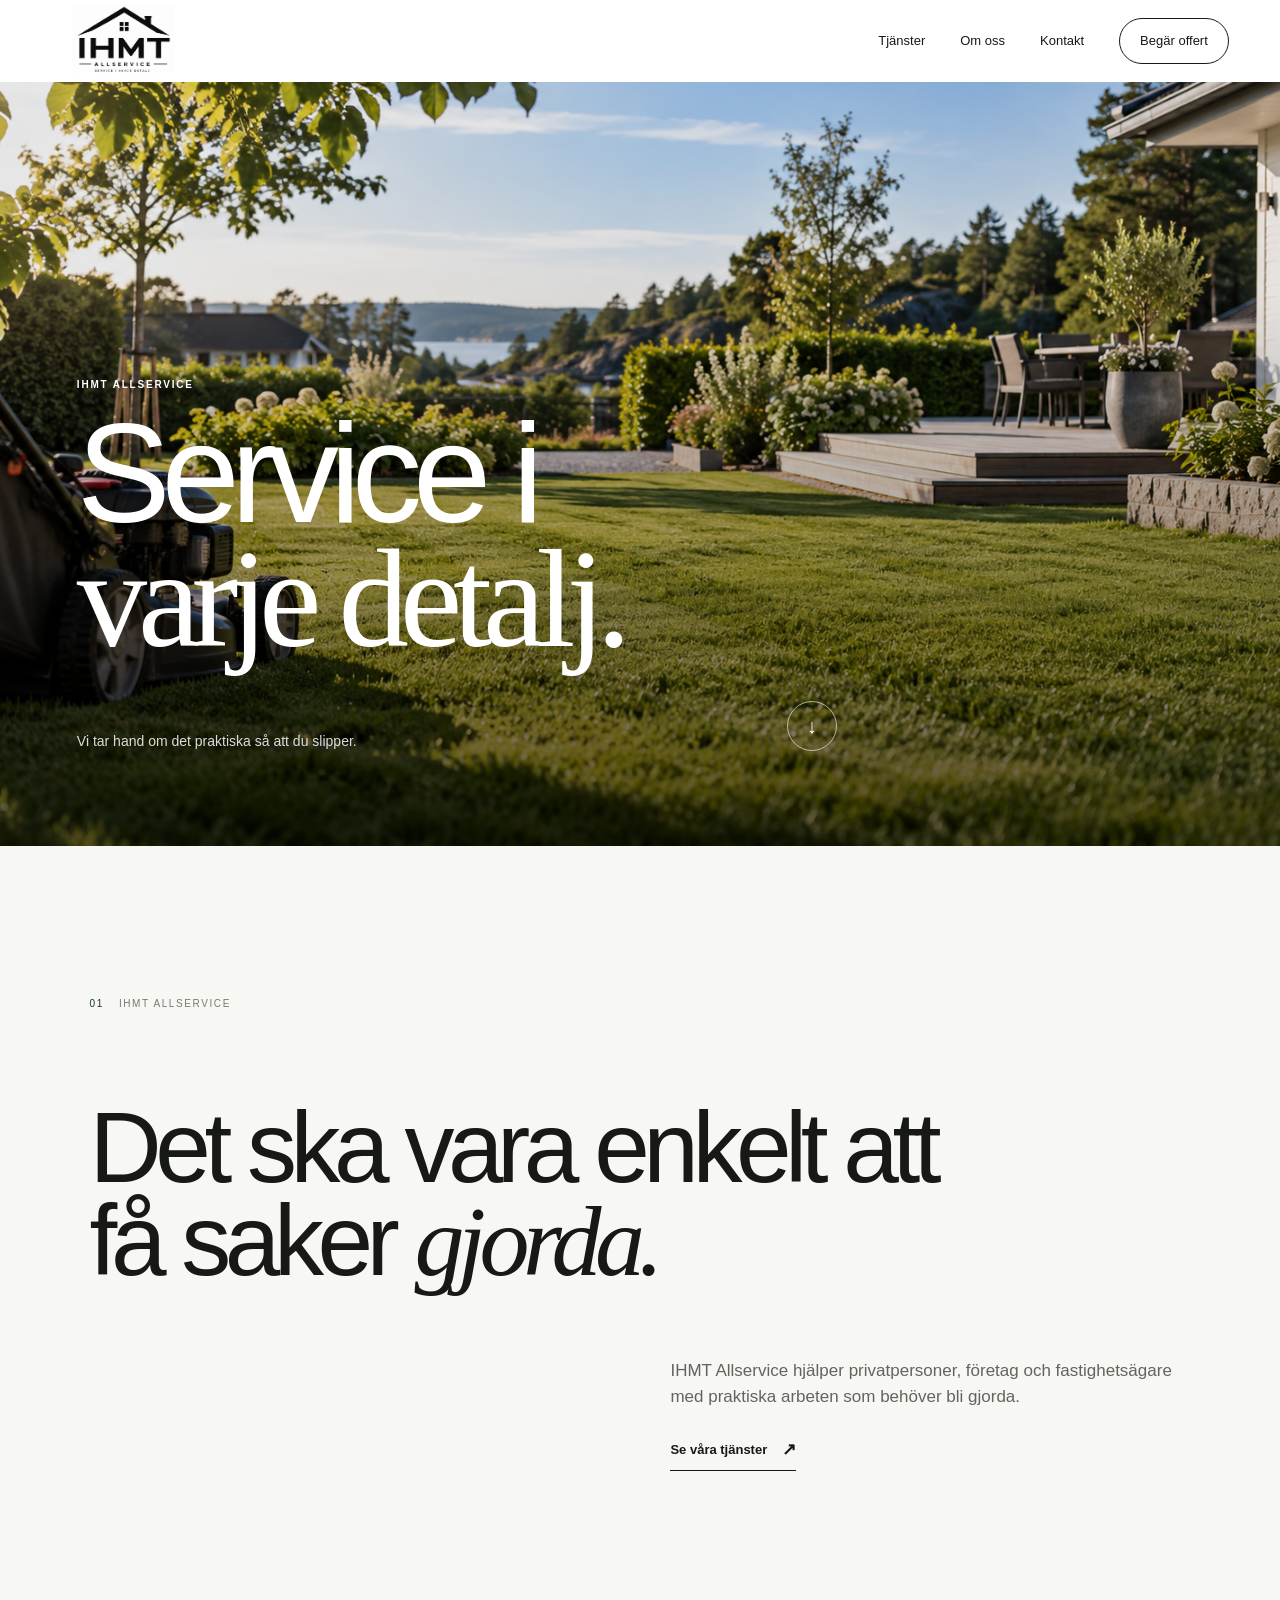
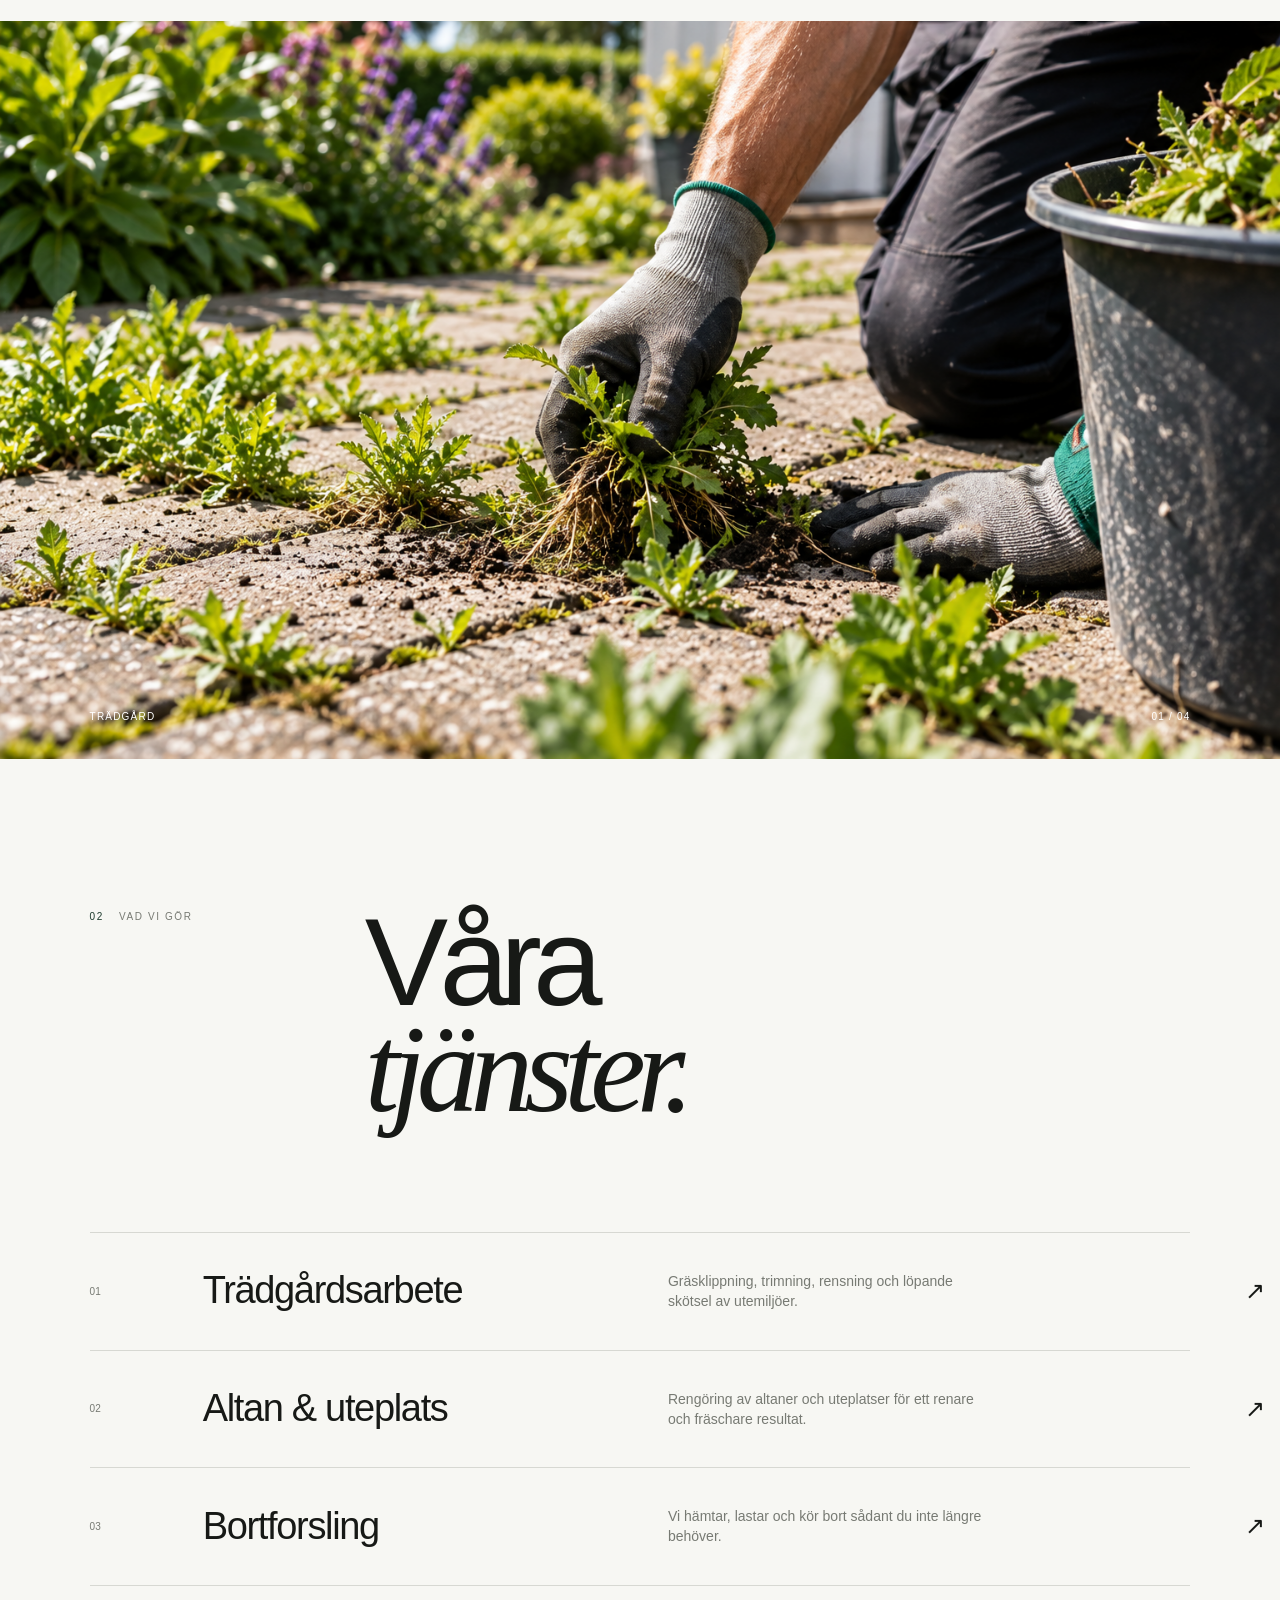
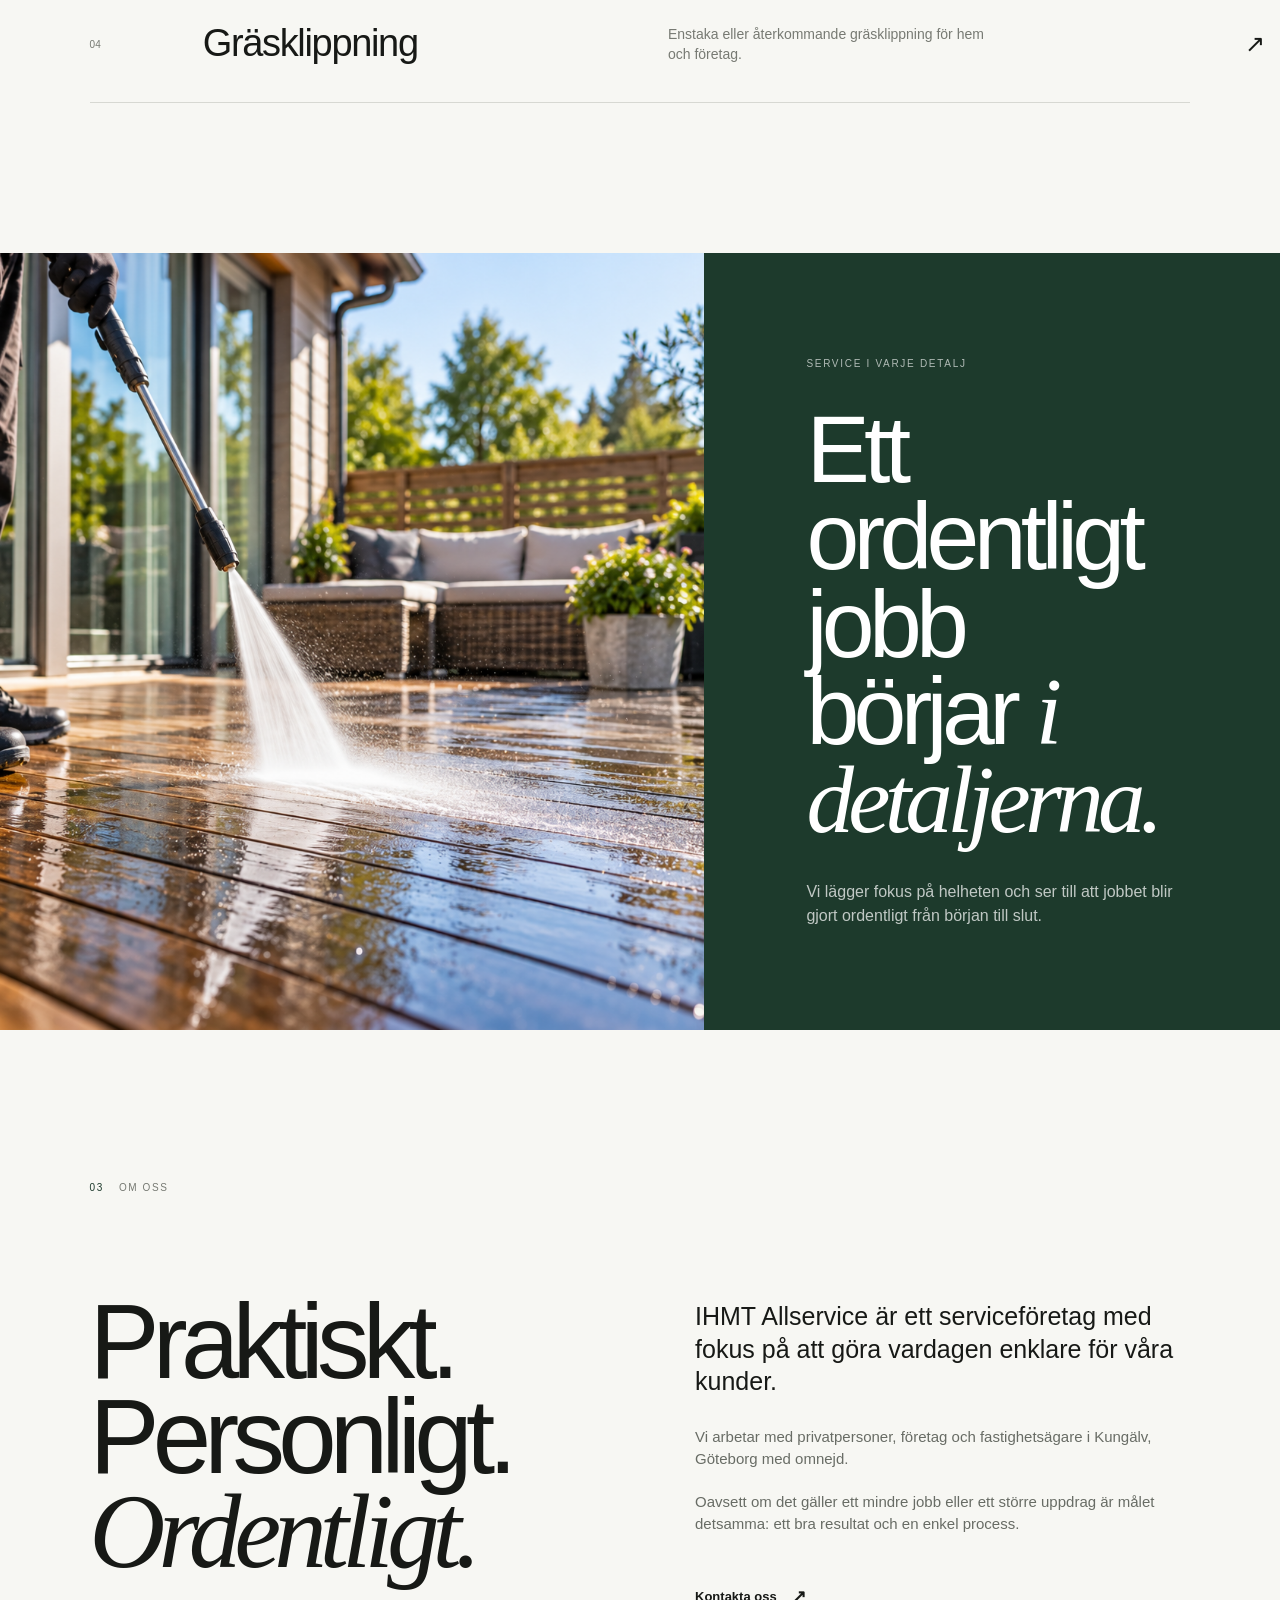
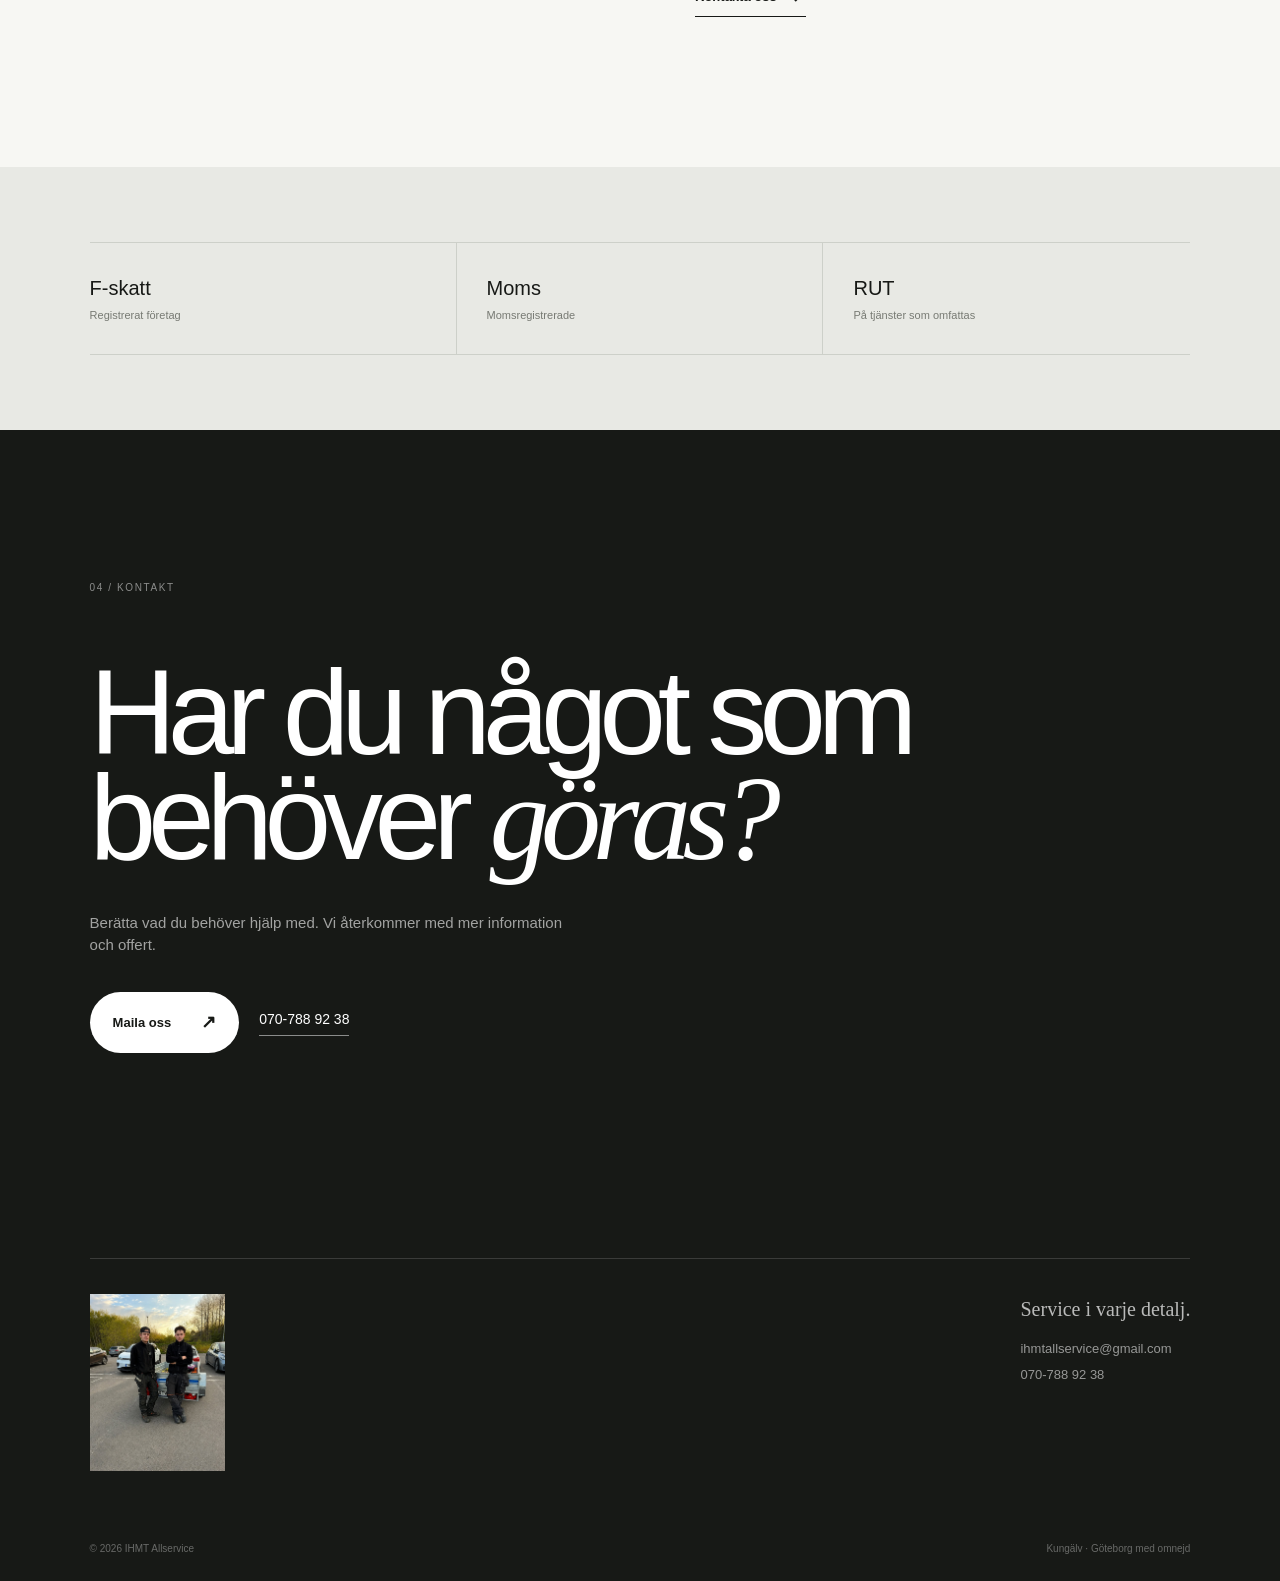
<file: index.html>
<!DOCTYPE html>
<html lang="sv">
<head>
    <meta charset="UTF-8">
    <meta name="viewport" content="width=device-width, initial-scale=1.0">

    <title>IHMT Allservice – Service i varje detalj</title>

    <meta
        name="description"
        content="IHMT Allservice – service i varje detalj. Trädgårdsarbete, rengöring, bortforsling och praktiska tjänster i Kungälv och Göteborg med omnejd."
    >

    <link rel="stylesheet" href="styles.css">
</head>

<body>

<header class="header" id="header">

    <div class="header-inner">

        <a href="#start" class="logo">
            <img src="bilder/header-logo.png" alt="IHMT Allservice">
        </a>

        <nav class="nav">

            <a href="#tjanster">Tjänster</a>
            <a href="#om-oss">Om oss</a>
            <a href="#kontakt">Kontakt</a>

            <a href="#kontakt" class="nav-cta">
                Begär offert
            </a>

        </nav>

        <button class="menu-toggle" id="menuToggle">
            <span></span>
            <span></span>
        </button>

    </div>

    <div class="mobile-nav" id="mobileNav">

        <a href="#start">Start</a>
        <a href="#tjanster">Tjänster</a>
        <a href="#om-oss">Om oss</a>
        <a href="#kontakt">Kontakt</a>

    </div>

</header>


<main id="start">

    <!-- HERO -->

    <section class="hero">

        <div class="hero-media">

            <img
                src="bilder/hero.jpg"
                alt="IHMT Allservice"
            >

        </div>

        <div class="hero-shade"></div>

        <div class="hero-content">

            <div class="eyebrow">
                IHMT ALLSERVICE
            </div>

            <h1>
                Service i<br>
                <span>varje detalj.</span>
            </h1>

            <div class="hero-bottom">

                <p>
                    Vi tar hand om det praktiska
                    så att du slipper.
                </p>

                <a href="#kontakt" class="circle-link">
                    <span>↓</span>
                </a>

            </div>

        </div>

    </section>


    <!-- INTRO -->

    <section class="intro">

        <div class="intro-label">
            <span>01</span>
            <span>IHMT ALLSERVICE</span>
        </div>

        <div class="intro-content">

            <h2>
                Det ska vara enkelt
                att få saker <i>gjorda.</i>
            </h2>

            <div class="intro-text">

                <p>
                    IHMT Allservice hjälper privatpersoner,
                    företag och fastighetsägare med praktiska
                    arbeten som behöver bli gjorda.
                </p>

                <a href="#tjanster" class="under-link">
                    Se våra tjänster
                    <span>↗</span>
                </a>

            </div>

        </div>

    </section>


    <!-- STOR BILD -->

    <section class="feature-image">

        <img
            src="bilder/tradgardsarbete.jpg"
            alt="Trädgårdsarbete"
        >

        <div class="feature-caption">
            <span>Trädgård</span>
            <span>01 / 04</span>
        </div>

    </section>


    <!-- TJÄNSTER -->

    <section class="services" id="tjanster">

        <div class="services-top">

            <div class="intro-label">
                <span>02</span>
                <span>VAD VI GÖR</span>
            </div>

            <h2>
                Våra<br>
                <i>tjänster.</i>
            </h2>

        </div>


        <div class="service-list">

            <a href="#kontakt" class="service-row">

                <div class="service-index">
                    01
                </div>

                <div class="service-name">
                    Trädgårdsarbete
                </div>

                <div class="service-description">
                    Gräsklippning, trimning, rensning
                    och löpande skötsel av utemiljöer.
                </div>

                <div class="service-arrow">
                    ↗
                </div>

            </a>


            <a href="#kontakt" class="service-row">

                <div class="service-index">
                    02
                </div>

                <div class="service-name">
                    Altan & uteplats
                </div>

                <div class="service-description">
                    Rengöring av altaner och uteplatser
                    för ett renare och fräschare resultat.
                </div>

                <div class="service-arrow">
                    ↗
                </div>

            </a>


            <a href="#kontakt" class="service-row">

                <div class="service-index">
                    03
                </div>

                <div class="service-name">
                    Bortforsling
                </div>

                <div class="service-description">
                    Vi hämtar, lastar och kör bort
                    sådant du inte längre behöver.
                </div>

                <div class="service-arrow">
                    ↗
                </div>

            </a>


            <a href="#kontakt" class="service-row">

                <div class="service-index">
                    04
                </div>

                <div class="service-name">
                    Gräsklippning
                </div>

                <div class="service-description">
                    Enstaka eller återkommande
                    gräsklippning för hem och företag.
                </div>

                <div class="service-arrow">
                    ↗
                </div>

            </a>

        </div>

    </section>


    <!-- SECOND IMAGE -->

    <section class="split-image">

        <div class="split-image-photo">

            <img
                src="bilder/altantvatt.jpg"
                alt="Altantvätt"
            >

        </div>

        <div class="split-image-content">

            <span class="eyebrow-dark">
                SERVICE I VARJE DETALJ
            </span>

            <h2>
                Ett ordentligt
                jobb börjar
                <i>i detaljerna.</i>
            </h2>

            <p>
                Vi lägger fokus på helheten och ser till
                att jobbet blir gjort ordentligt från början
                till slut.
            </p>

        </div>

    </section>


    <!-- OM OSS -->

    <section class="about" id="om-oss">

        <div class="intro-label">
            <span>03</span>
            <span>OM OSS</span>
        </div>

        <div class="about-grid">

            <h2>
                Praktiskt.
                Personligt.
                <i>Ordentligt.</i>
            </h2>

            <div class="about-copy">

                <p class="about-lead">
                    IHMT Allservice är ett serviceföretag
                    med fokus på att göra vardagen enklare
                    för våra kunder.
                </p>

                <p>
                    Vi arbetar med privatpersoner, företag
                    och fastighetsägare i Kungälv, Göteborg
                    med omnejd.
                </p>

                <p>
                    Oavsett om det gäller ett mindre jobb
                    eller ett större uppdrag är målet detsamma:
                    ett bra resultat och en enkel process.
                </p>

                <a href="#kontakt" class="under-link">
                    Kontakta oss
                    <span>↗</span>
                </a>

            </div>

        </div>

    </section>


    <!-- TRUST -->

    <section class="trust">

        <div class="trust-inner">

            <div>
                <strong>F-skatt</strong>
                <span>Registrerat företag</span>
            </div>

            <div>
                <strong>Moms</strong>
                <span>Momsregistrerade</span>
            </div>

            <div>
                <strong>RUT</strong>
                <span>På tjänster som omfattas</span>
            </div>

        </div>

    </section>


    <!-- CONTACT -->

    <section class="contact" id="kontakt">

        <div class="contact-label">
            04 / KONTAKT
        </div>

        <h2>
            Har du något
            som behöver
            <i>göras?</i>
        </h2>

        <p>
            Berätta vad du behöver hjälp med.
            Vi återkommer med mer information och offert.
        </p>

        <div class="contact-actions">

            <a
                href="mailto:ihmtallservice@gmail.com"
                class="contact-button"
            >
                Maila oss
                <span>↗</span>
            </a>

            <a
                href="tel:0707889238"
                class="phone-link"
            >
                070-788 92 38
            </a>

        </div>

    </section>

</main>


<footer>

    <div class="footer-main">

        <img
            src="bilder/logo.png"
            alt="IHMT Allservice"
        >

        <div>
            <p>
                Service i varje detalj.
            </p>

            <a href="mailto:ihmtallservice@gmail.com">
                ihmtallservice@gmail.com
            </a>

            <a href="tel:0707889238">
                070-788 92 38
            </a>
        </div>

    </div>

    <div class="footer-bottom">

        <span>
            © 2026 IHMT Allservice
        </span>

        <span>
            Kungälv · Göteborg med omnejd
        </span>

    </div>

</footer>


<script>

const header = document.getElementById("header");
const menuToggle = document.getElementById("menuToggle");
const mobileNav = document.getElementById("mobileNav");

window.addEventListener("scroll", () => {

    if (window.scrollY > 30) {
        header.classList.add("is-scrolled");
    } else {
        header.classList.remove("is-scrolled");
    }

});


menuToggle.addEventListener("click", () => {

    menuToggle.classList.toggle("active");
    mobileNav.classList.toggle("open");

});


document.querySelectorAll(".mobile-nav a").forEach(link => {

    link.addEventListener("click", () => {

        menuToggle.classList.remove("active");
        mobileNav.classList.remove("open");

    });

});

</script>

</body>
</html>
</file>
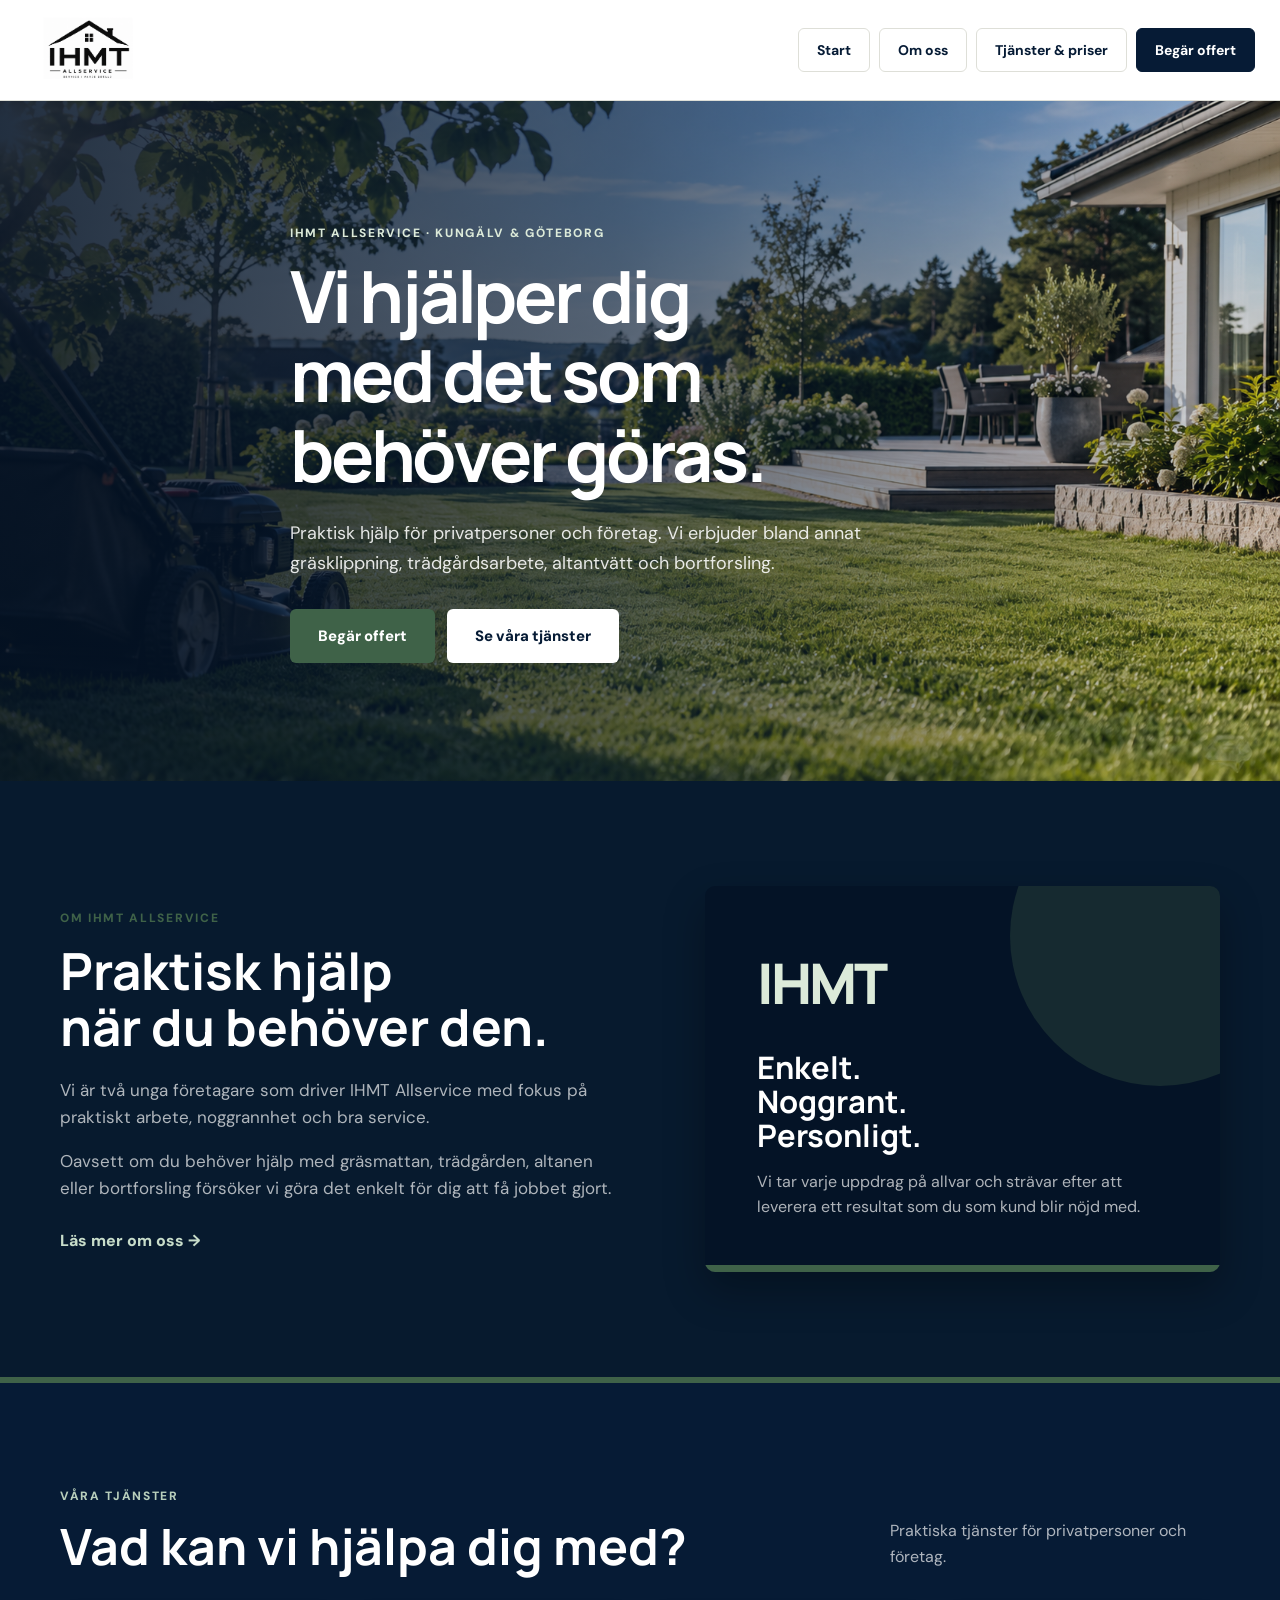
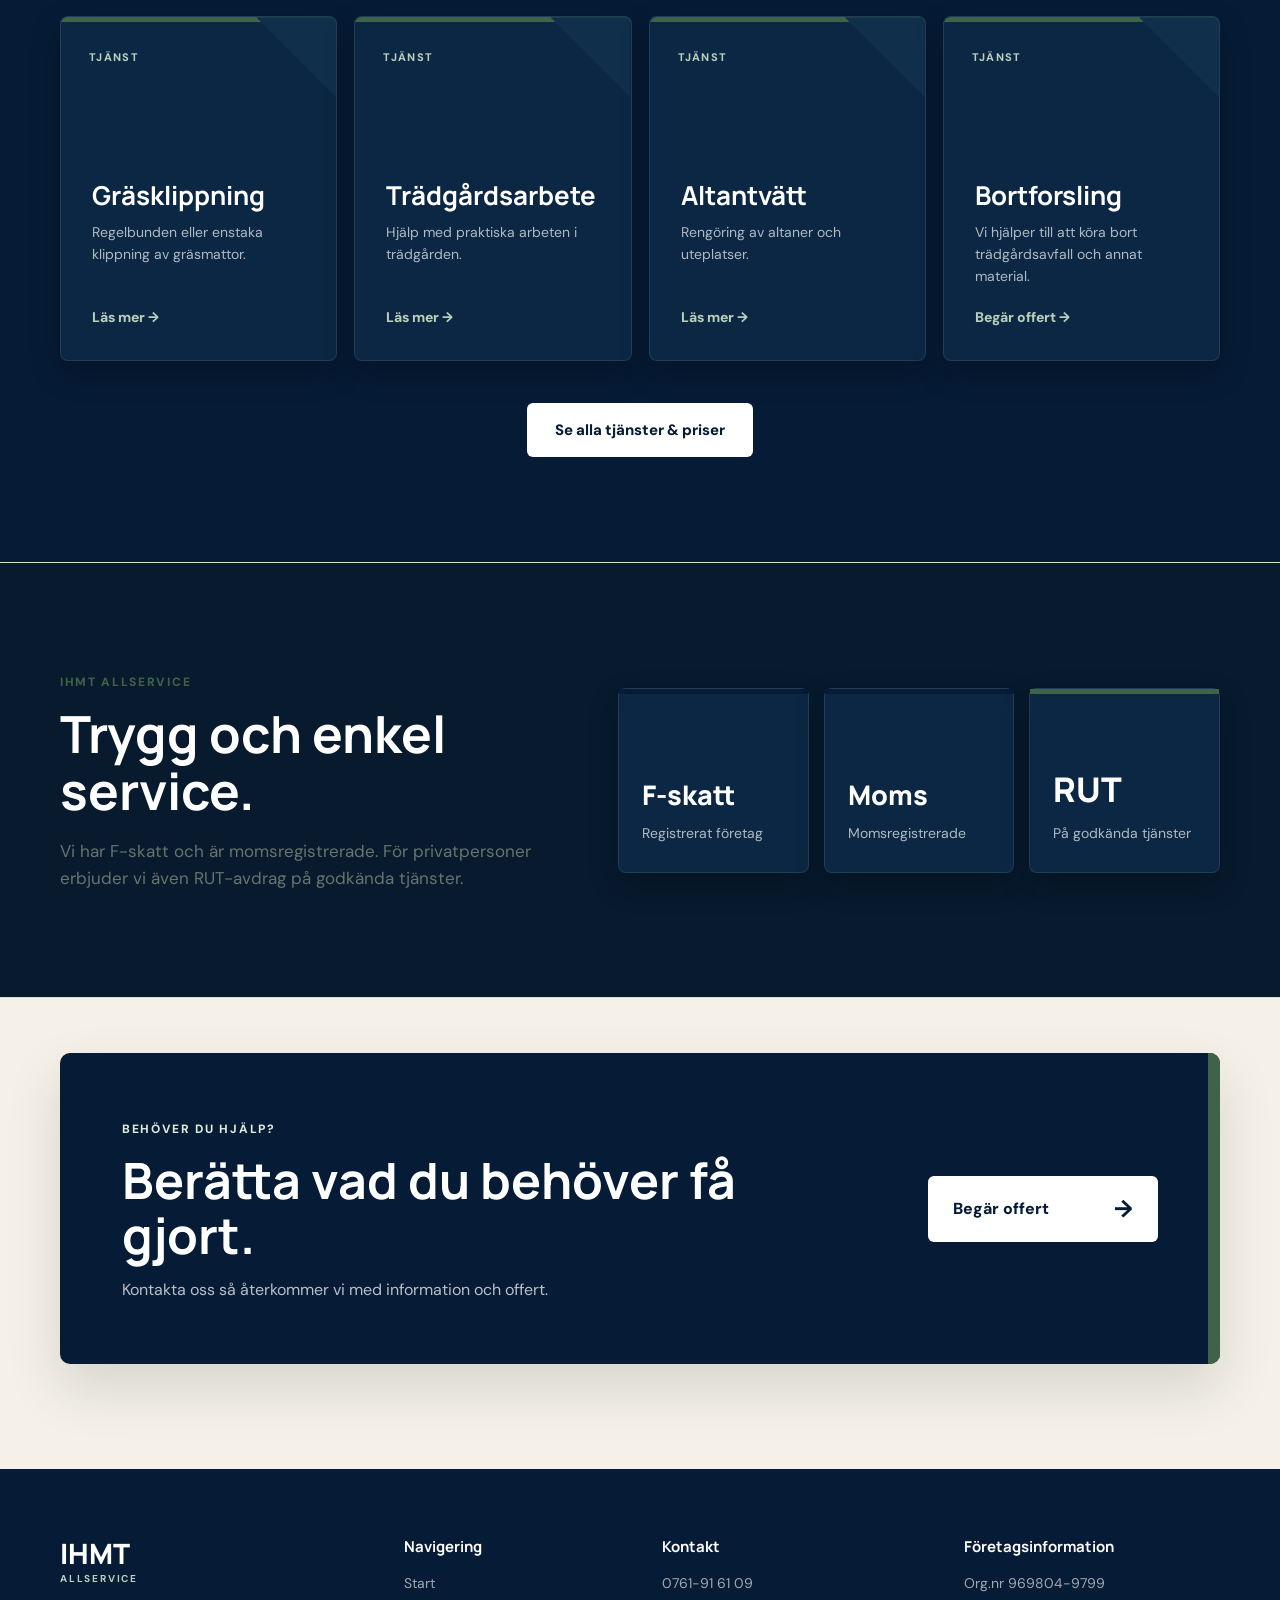
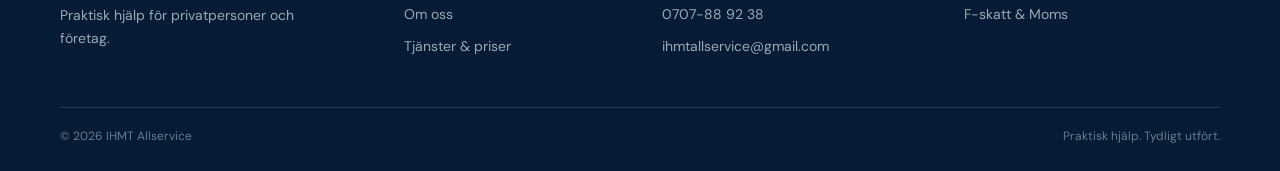
<file: ihmt allservice webb/index.html>
<!DOCTYPE html>
<html lang="sv">

<head>

    <meta charset="UTF-8">

    <meta name="viewport" content="width=device-width, initial-scale=1.0">

    <title>IHMT Allservice | Trädgårdsarbete & gräsklippning i Kungälv</title>

    <meta
        name="description"
        content="IHMT Allservice erbjuder gräsklippning, trädgårdsarbete, altantvätt och bortforsling i Kungälv och Göteborg för privatpersoner och företag."
    >

    <!-- OPEN GRAPH – DELNING PÅ FACEBOOK / MESSENGER -->
    <meta property="og:title" content="IHMT Allservice | Trädgårdsarbete & gräsklippning i Kungälv">

    <meta
        property="og:description"
        content="IHMT Allservice erbjuder gräsklippning, trädgårdsarbete, altantvätt och bortforsling i Kungälv och Göteborg för privatpersoner och företag."
    >

    <meta property="og:type" content="website">

    <meta property="og:locale" content="sv_SE">

    <!-- TWITTER / X -->
    <meta name="twitter:card" content="summary">

    <meta
        name="twitter:title"
        content="IHMT Allservice | Trädgårdsarbete & gräsklippning i Kungälv"
    >

    <meta
        name="twitter:description"
        content="Gräsklippning, trädgårdsarbete, altantvätt och bortforsling i Kungälv och Göteborg."
    >


    <!-- STRUKTURERAD DATA – IHMT ALLSERVICE -->

    <script type="application/ld+json">
    {
        "@context": "https://schema.org",
        "@type": "LocalBusiness",
        "name": "IHMT Allservice",
        "telephone": [
            "+46761916109",
            "+46707889238"
        ],
        "email": "ihmtallservice@gmail.com",
        "description": "IHMT Allservice erbjuder gräsklippning, trädgårdsarbete, altantvätt och bortforsling för privatpersoner och företag i Kungälv och Göteborg.",
        "areaServed": [
            {
                "@type": "City",
                "name": "Kungälv"
            },
            {
                "@type": "City",
                "name": "Göteborg"
            }
        ],
        "serviceType": [
            "Gräsklippning",
            "Trädgårdsarbete",
            "Altantvätt",
            "Bortforsling"
        ]
    }
    </script>


    <link rel="preconnect" href="https://fonts.googleapis.com">

    <link rel="preconnect" href="https://fonts.gstatic.com" crossorigin>

    <link
        href="https://fonts.googleapis.com/css2?family=DM+Sans:wght@400;500;600;700&family=Manrope:wght@500;600;700;800&display=swap"
        rel="stylesheet"
    >

    <link rel="stylesheet" href="styles.css">

</head>


<body>

    <!-- HEADER -->

    <header class="site-header">

        <div class="header-inner">

            <a
                href="index.html"
                class="logo"
                aria-label="IHMT Allservice – startsida"
            >

                <img
                    src="bilder/header-logo.png"
                    alt="IHMT Allservice logotyp"
                >

            </a>


            <nav class="main-nav">

                <a href="index.html" class="nav-button">
                    Start
                </a>

                <a href="om-oss.html" class="nav-button">
                    Om oss
                </a>

                <a href="tjanster.html" class="nav-button">
                    Tjänster & priser
                </a>

                <a
                    href="mailto:ihmtallservice@gmail.com"
                    class="nav-button nav-button-primary"
                >
                    Begär offert
                </a>

            </nav>

        </div>

    </header>


    <main>

        <!-- HERO -->

        <section class="hero">

            <div class="hero-overlay"></div>

            <div class="hero-content">

                <span class="eyebrow">
                    IHMT ALLSERVICE · KUNGÄLV & GÖTEBORG
                </span>

                <h1>
                    Vi hjälper dig<br>
                    med det som<br>
                    behöver göras.
                </h1>

                <p>
                    Praktisk hjälp för privatpersoner och företag.
                    Vi erbjuder bland annat gräsklippning,
                    trädgårdsarbete, altantvätt och bortforsling.
                </p>


                <div class="hero-buttons">

                    <a
                        href="mailto:ihmtallservice@gmail.com"
                        class="button button-primary"
                    >
                        Begär offert
                    </a>

                    <a
                        href="tjanster.html"
                        class="button button-light"
                    >
                        Se våra tjänster
                    </a>

                </div>

            </div>

        </section>


        <!-- OM IHMT -->

        <section class="intro">

            <div class="intro-grid">

                <div class="intro-text">

                    <span class="eyebrow">
                        OM IHMT ALLSERVICE
                    </span>

                    <h2>
                        Praktisk hjälp<br>
                        när du behöver den.
                    </h2>

                    <p>
                        Vi är två unga företagare som driver
                        IHMT Allservice med fokus på praktiskt
                        arbete, noggrannhet och bra service.
                    </p>

                    <p>
                        Oavsett om du behöver hjälp med gräsmattan,
                        trädgården, altanen eller bortforsling
                        försöker vi göra det enkelt för dig
                        att få jobbet gjort.
                    </p>

                    <a href="om-oss.html" class="text-link">
                        Läs mer om oss →
                    </a>

                </div>


                <div class="intro-highlight">

                    <span class="highlight-title">
                        IHMT
                    </span>

                    <h3>
                        Enkelt.<br>
                        Noggrant.<br>
                        Personligt.
                    </h3>

                    <p>
                        Vi tar varje uppdrag på allvar och strävar
                        efter att leverera ett resultat som du
                        som kund blir nöjd med.
                    </p>

                </div>

            </div>

        </section>


        <!-- TJÄNSTER -->

        <section class="home-services">

            <div class="section-heading">

                <div>

                    <span class="eyebrow">
                        VÅRA TJÄNSTER
                    </span>

                    <h2>
                        Vad kan vi hjälpa dig med?
                    </h2>

                </div>

                <p>
                    Praktiska tjänster för privatpersoner
                    och företag.
                </p>

            </div>


            <div class="service-cards">


                <!-- GRÄSKLIPPNING -->

                <a
                    href="tjanster.html#grasklippning"
                    class="service-card"
                >

                    <div class="service-card-top">

                        <span>
                            TJÄNST
                        </span>

                    </div>


                    <div class="service-card-content">

                        <h3>
                            Gräsklippning
                        </h3>

                        <p>
                            Regelbunden eller enstaka klippning
                            av gräsmattor.
                        </p>

                        <span class="service-card-link">
                            Läs mer →
                        </span>

                    </div>

                </a>


                <!-- TRÄDGÅRDSARBETE -->

                <a
                    href="tjanster.html#tradgardsarbete"
                    class="service-card"
                >

                    <div class="service-card-top">

                        <span>
                            TJÄNST
                        </span>

                    </div>


                    <div class="service-card-content">

                        <h3>
                            Trädgårdsarbete
                        </h3>

                        <p>
                            Hjälp med praktiska arbeten
                            i trädgården.
                        </p>

                        <span class="service-card-link">
                            Läs mer →
                        </span>

                    </div>

                </a>


                <!-- ALTANTVÄTT -->

                <a
                    href="tjanster.html#altantvatt"
                    class="service-card"
                >

                    <div class="service-card-top">

                        <span>
                            TJÄNST
                        </span>

                    </div>


                    <div class="service-card-content">

                        <h3>
                            Altantvätt
                        </h3>

                        <p>
                            Rengöring av altaner och
                            uteplatser.
                        </p>

                        <span class="service-card-link">
                            Läs mer →
                        </span>

                    </div>

                </a>


                <!-- BORTFORSLING -->

                <a
                    href="tjanster.html#bortforsling"
                    class="service-card"
                >

                    <div class="service-card-top">

                        <span>
                            TJÄNST
                        </span>

                    </div>


                    <div class="service-card-content">

                        <h3>
                            Bortforsling
                        </h3>

                        <p>
                            Vi hjälper till att köra bort
                            trädgårdsavfall och annat material.
                        </p>

                        <span class="service-card-link">
                            Begär offert →
                        </span>

                    </div>

                </a>


            </div>


            <div class="services-button-wrap">

                <a
                    href="tjanster.html"
                    class="button button-white"
                >
                    Se alla tjänster & priser
                </a>

            </div>

        </section>


        <!-- F-SKATT / MOMS / RUT -->

        <section class="business-info">

            <div class="business-info-inner">


                <div class="business-heading">

                    <span class="eyebrow">
                        IHMT ALLSERVICE
                    </span>

                    <h2>
                        Trygg och enkel<br>
                        service.
                    </h2>

                    <p>
                        Vi har F-skatt och är momsregistrerade.
                        För privatpersoner erbjuder vi även
                        RUT-avdrag på godkända tjänster.
                    </p>

                </div>


                <div class="info-badges">


                    <div class="info-badge">

                        <strong>
                            F-skatt
                        </strong>

                        <span>
                            Registrerat företag
                        </span>

                    </div>


                    <div class="info-badge">

                        <strong>
                            Moms
                        </strong>

                        <span>
                            Momsregistrerade
                        </span>

                    </div>


                    <div class="info-badge info-badge-rut">

                        <strong>
                            RUT
                        </strong>

                        <span>
                            På godkända tjänster
                        </span>

                    </div>


                </div>

            </div>

        </section>


        <!-- OFFERT -->

        <section class="offer-section">

            <div class="offer-box">

                <div class="offer-content">

                    <span class="eyebrow">
                        BEHÖVER DU HJÄLP?
                    </span>

                    <h2>
                        Berätta vad du behöver få gjort.
                    </h2>

                    <p>
                        Kontakta oss så återkommer vi med
                        information och offert.
                    </p>

                </div>


                <a
                    href="mailto:ihmtallservice@gmail.com"
                    class="offer-button"
                >

                    <span>
                        Begär offert
                    </span>

                    <strong>
                        →
                    </strong>

                </a>

            </div>

        </section>

    </main>


    <!-- FOOTER -->

    <footer class="site-footer">

        <div class="footer-grid">


            <div>

                <a
                    href="index.html"
                    class="footer-logo"
                >

                    <span>
                        IHMT
                    </span>

                    <small>
                        ALLSERVICE
                    </small>

                </a>

                <p class="footer-text">
                    Praktisk hjälp för privatpersoner
                    och företag.
                </p>

            </div>


            <div class="footer-column">

                <h4>
                    Navigering
                </h4>

                <a href="index.html">
                    Start
                </a>

                <a href="om-oss.html">
                    Om oss
                </a>

                <a href="tjanster.html">
                    Tjänster & priser
                </a>

            </div>


            <div class="footer-column">

                <h4>
                    Kontakt
                </h4>

                <a href="tel:0761916109">
                    0761-91 61 09
                </a>

                <a href="tel:0707889238">
                    0707-88 92 38
                </a>

                <a href="mailto:ihmtallservice@gmail.com">
                    ihmtallservice@gmail.com
                </a>

            </div>


            <div class="footer-column">

                <h4>
                    Företagsinformation
                </h4>

                <p>
                    Org.nr 969804-9799
                </p>

                <p>
                    F-skatt & Moms
                </p>

            </div>


        </div>


        <div class="footer-bottom">

            <span>
                © 2026 IHMT Allservice
            </span>

            <span>
                Praktisk hjälp. Tydligt utfört.
            </span>

        </div>

    </footer>


</body>

</html>
</file>
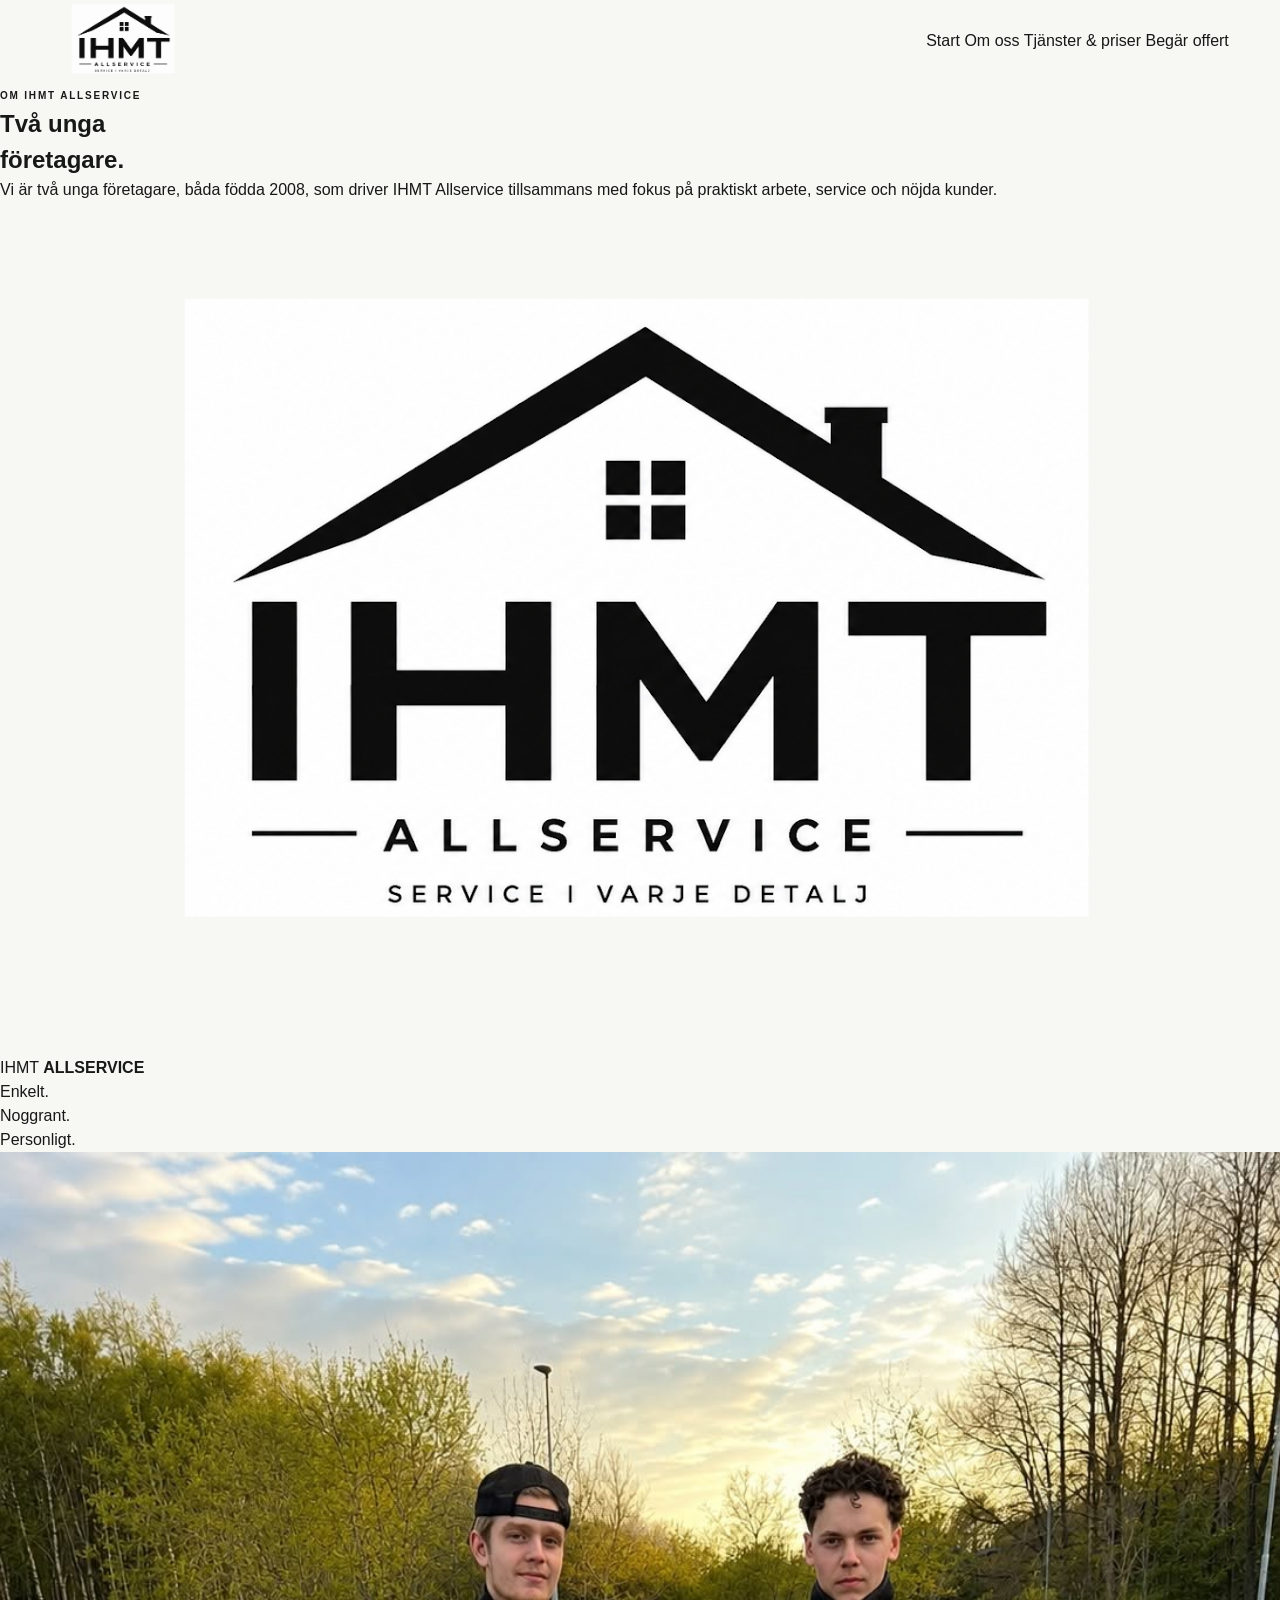
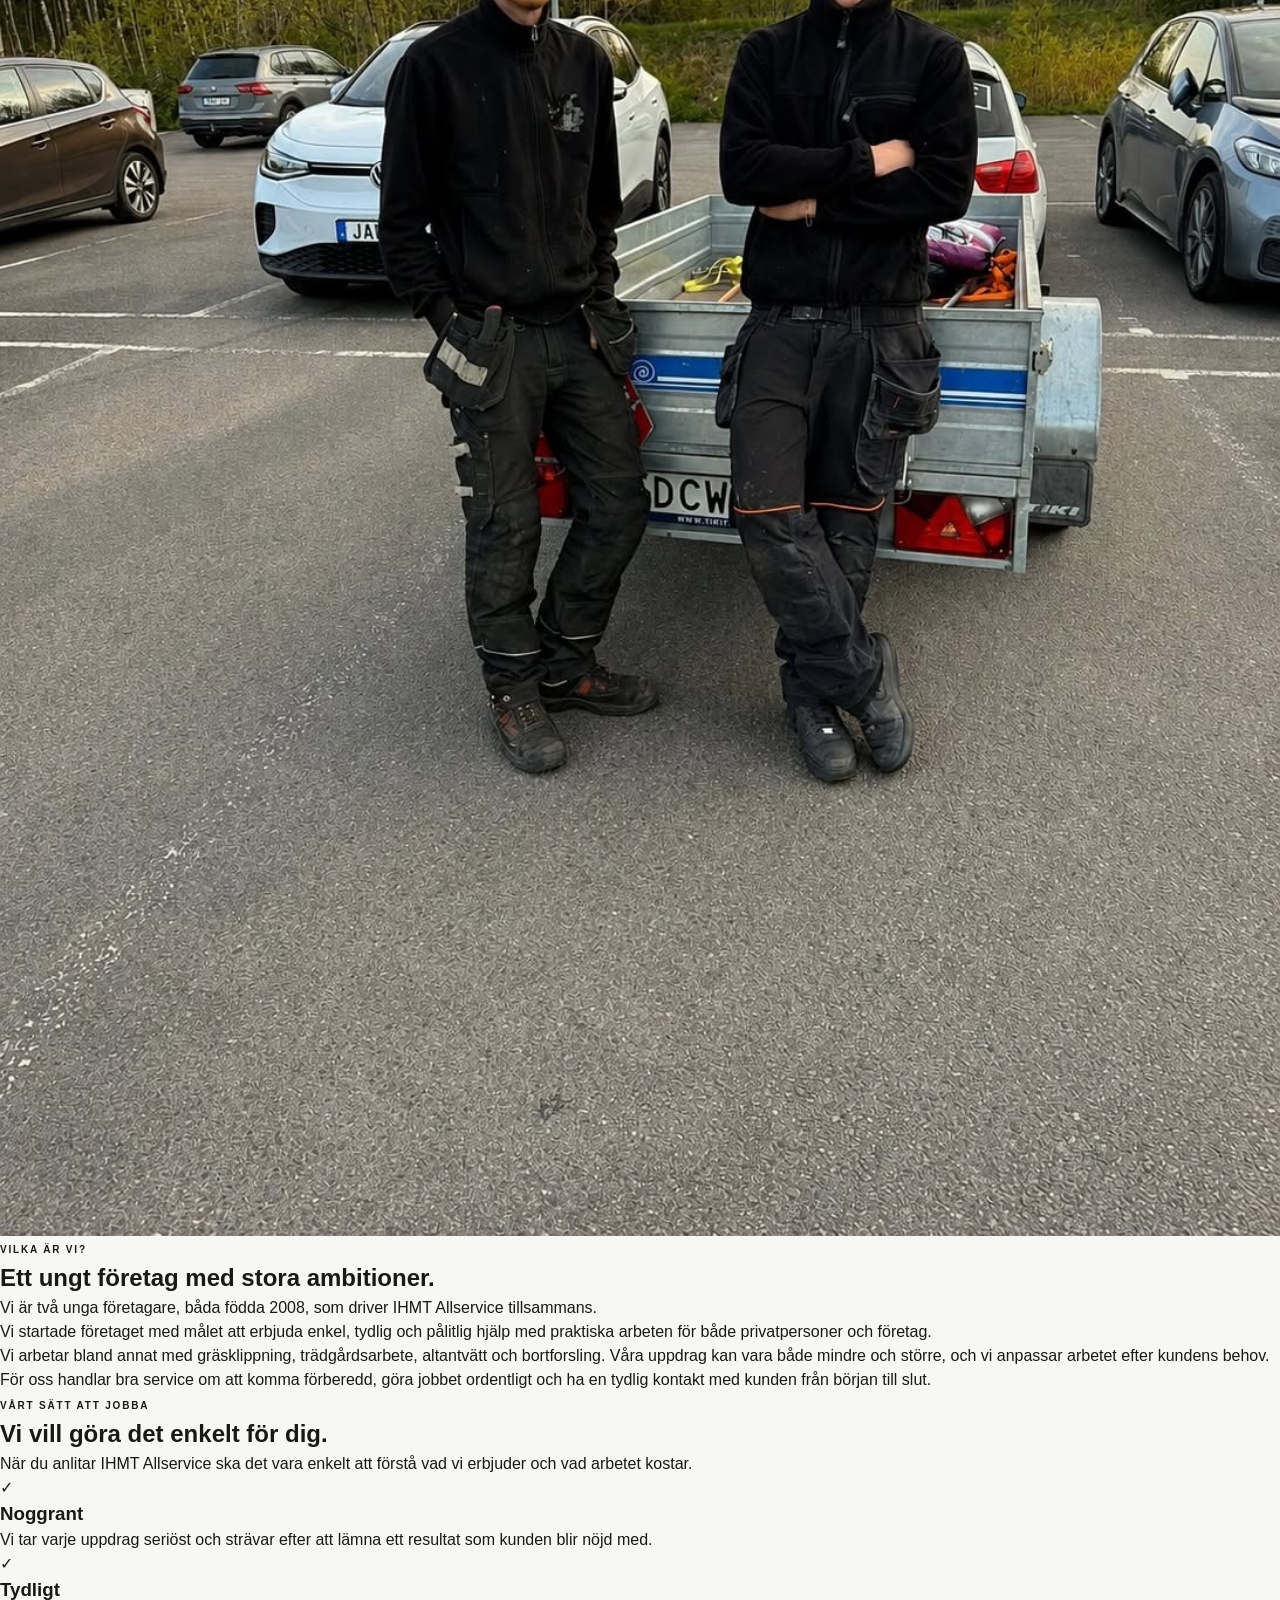
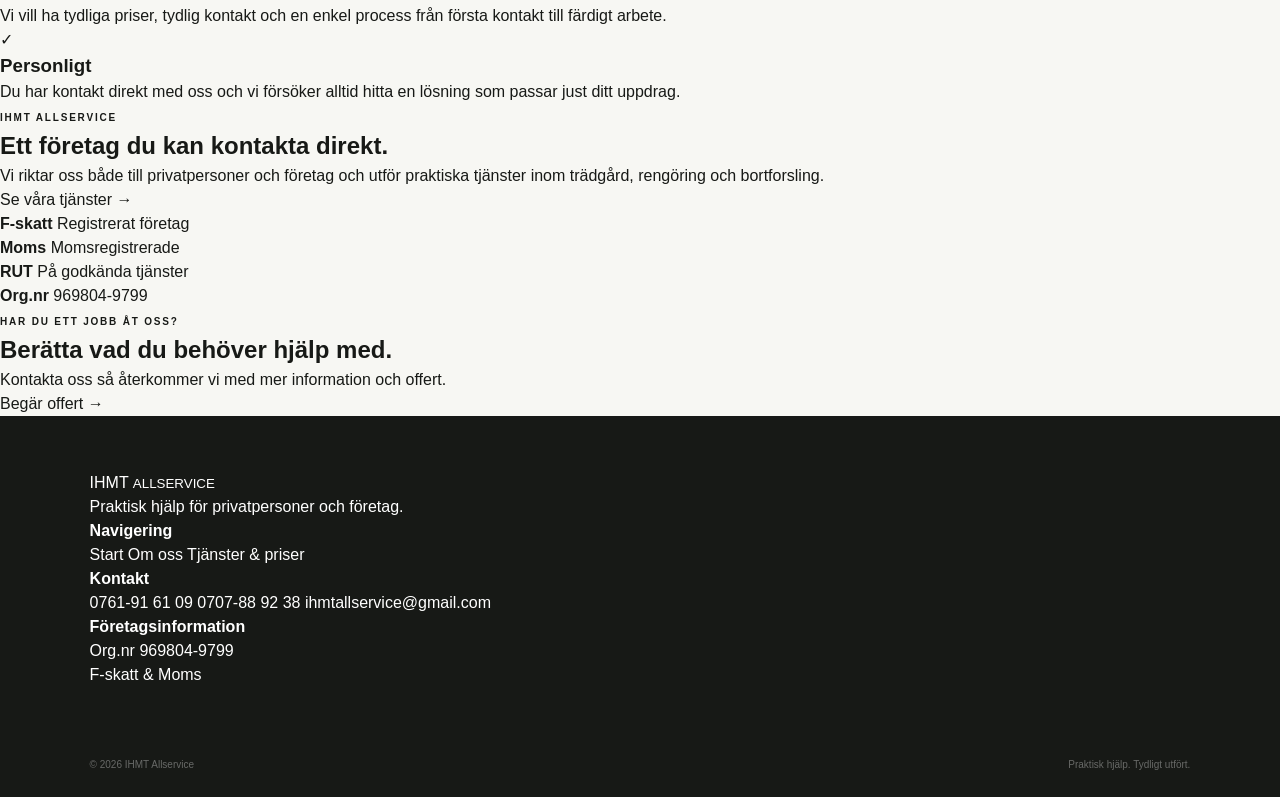
<file: om-oss.html>
<!DOCTYPE html>

<html lang="sv">

<head>

    <meta charset="UTF-8">

    <meta name="viewport" content="width=device-width, initial-scale=1.0">

    <title>Om oss | IHMT Allservice – Trädgårdsarbete & service i Kungälv</title>

    <meta
        name="description"
        content="Lär känna IHMT Allservice i Kungälv. Vi är två unga företagare som erbjuder gräsklippning, trädgårdsarbete, altantvätt och bortforsling för privatpersoner och företag."
    >

    <link rel="preconnect" href="https://fonts.googleapis.com">

    <link rel="preconnect" href="https://fonts.gstatic.com" crossorigin>

    <link
        href="https://fonts.googleapis.com/css2?family=DM+Sans:wght@400;500;600;700&family=Manrope:wght@500;600;700;800&display=swap"
        rel="stylesheet"
    >

    <link rel="stylesheet" href="styles.css">

</head>


<body>


<!-- ==================================================
     HEADER
================================================== -->

<header class="site-header">

    <div class="header-inner">


        <a
            href="index.html"
            class="logo"
            aria-label="IHMT Allservice – startsida"
        >

            <img
                src="bilder/header-logo.png"
                alt="IHMT Allservice logotyp"
            >

        </a>


        <nav class="main-nav">


            <a
                href="index.html"
                class="nav-button"
            >
                Start
            </a>


            <a
                href="om-oss.html"
                class="nav-button"
            >
                Om oss
            </a>


            <a
                href="tjanster.html"
                class="nav-button"
            >
                Tjänster & priser
            </a>


            <a
                href="mailto:ihmtallservice@gmail.com?subject=Offertförfrågan - IHMT Allservice"
                class="nav-button nav-button-primary"
            >
                Begär offert
            </a>


        </nav>

    </div>

</header>



<main>



<!-- ==================================================
     HERO
================================================== -->

<section class="about-hero">


    <div class="about-hero-circle"></div>


    <div class="about-hero-inner">


        <div class="about-hero-text">


            <span class="eyebrow">
                OM IHMT ALLSERVICE
            </span>


            <h1>

                Två unga<br>

                <span>
                    företagare.
                </span>

            </h1>


            <p>

                Vi är två unga företagare, båda födda 2008,
                som driver IHMT Allservice tillsammans med
                fokus på praktiskt arbete, service och nöjda kunder.

            </p>


        </div>



        <div class="about-hero-card">

            <img
                src="bilder/header-logo.png"
                alt="IHMT Allservice logotyp"
            >

        </div>


        <span>
            IHMT
        </span>


        <strong>
            ALLSERVICE
        </strong>


        <div class="about-hero-card-line"></div>


        <p>

            Enkelt.<br>
            Noggrant.<br>
            Personligt.

        </p>


    </div>

</section>



<!-- ==================================================
     OM OSS
================================================== -->

<section class="about-story">


    <div class="about-story-inner">


        <div class="about-story-image">


            <div class="about-image-glow"></div>


            <img
                src="bilder/logo.png"
                alt="IHMT Allservice logotyp"
            >


        </div>



        <div class="about-story-content">


            <span class="eyebrow">
                VILKA ÄR VI?
            </span>


            <h2>

                Ett ungt företag
                med stora ambitioner.

            </h2>


            <p>

                Vi är två unga företagare, båda födda 2008,
                som driver IHMT Allservice tillsammans.

            </p>


            <p>

                Vi startade företaget med målet att erbjuda
                enkel, tydlig och pålitlig hjälp med praktiska
                arbeten för både privatpersoner och företag.

            </p>


            <p>

                Vi arbetar bland annat med gräsklippning,
                trädgårdsarbete, altantvätt och bortforsling.
                Våra uppdrag kan vara både mindre och större,
                och vi anpassar arbetet efter kundens behov.

            </p>


            <p>

                För oss handlar bra service om att komma
                förberedd, göra jobbet ordentligt och ha en
                tydlig kontakt med kunden från början till slut.

            </p>


        </div>


    </div>

</section>



<!-- ==================================================
     VÅRT SÄTT ATT JOBBA
================================================== -->

<section class="about-values">


    <div class="about-values-inner">


        <div class="about-values-heading">


            <span class="eyebrow">
                VÅRT SÄTT ATT JOBBA
            </span>


            <h2>

                Vi vill göra det
                enkelt för dig.

            </h2>


            <p>

                När du anlitar IHMT Allservice ska det vara
                enkelt att förstå vad vi erbjuder och vad
                arbetet kostar.

            </p>


        </div>



        <div class="about-values-grid">


            <!-- KORT 1 -->

            <div class="about-value-card">


                <div class="about-value-icon">
                    ✓
                </div>


                <h3>
                    Noggrant
                </h3>


                <p>

                    Vi tar varje uppdrag seriöst och strävar
                    efter att lämna ett resultat som kunden
                    blir nöjd med.

                </p>


            </div>



            <!-- KORT 2 -->

            <div class="about-value-card">


                <div class="about-value-icon">
                    ✓
                </div>


                <h3>
                    Tydligt
                </h3>


                <p>

                    Vi vill ha tydliga priser, tydlig kontakt
                    och en enkel process från första kontakt
                    till färdigt arbete.

                </p>


            </div>



            <!-- KORT 3 -->

            <div class="about-value-card">


                <div class="about-value-icon">
                    ✓
                </div>


                <h3>
                    Personligt
                </h3>


                <p>

                    Du har kontakt direkt med oss och vi
                    försöker alltid hitta en lösning som
                    passar just ditt uppdrag.

                </p>


            </div>


        </div>


    </div>

</section>



<!-- ==================================================
     FÖRETAG
================================================== -->

<section class="about-company">


    <div class="about-company-inner">


        <div class="about-company-main">


            <span class="eyebrow">
                IHMT ALLSERVICE
            </span>


            <h2>

                Ett företag du kan
                kontakta direkt.

            </h2>


            <p>

                Vi riktar oss både till privatpersoner och
                företag och utför praktiska tjänster inom
                trädgård, rengöring och bortforsling.

            </p>


            <a
                href="tjanster.html"
                class="about-company-link"
            >

                Se våra tjänster

                <span>
                    →
                </span>

            </a>


        </div>



        <div class="about-company-details">


            <div class="company-detail">


                <strong>
                    F-skatt
                </strong>


                <span>
                    Registrerat företag
                </span>


            </div>



            <div class="company-detail">


                <strong>
                    Moms
                </strong>


                <span>
                    Momsregistrerade
                </span>


            </div>



            <div class="company-detail company-detail-dark">


                <strong>
                    RUT
                </strong>


                <span>
                    På godkända tjänster
                </span>


            </div>



            <div class="company-detail">


                <strong>
                    Org.nr
                </strong>


                <span>
                    969804-9799
                </span>


            </div>


        </div>


    </div>

</section>



<!-- ==================================================
     KONTAKT / OFFERT
================================================== -->

<section class="offer-section">


    <div class="offer-box">


        <div class="offer-content">


            <span class="eyebrow">
                HAR DU ETT JOBB ÅT OSS?
            </span>


            <h2>

                Berätta vad du behöver hjälp med.

            </h2>


            <p>

                Kontakta oss så återkommer vi med
                mer information och offert.

            </p>


        </div>



        <a
            href="mailto:ihmtallservice@gmail.com?subject=Offertförfrågan - IHMT Allservice"
            class="offer-button"
        >


            <span>
                Begär offert
            </span>


            <strong>
                →
            </strong>


        </a>


    </div>

</section>


</main>



<!-- ==================================================
     FOOTER
================================================== -->

<footer class="site-footer">


    <div class="footer-grid">


        <!-- FÖRETAG -->

        <div>


            <a
                href="index.html"
                class="footer-logo"
            >

                <span>
                    IHMT
                </span>


                <small>
                    ALLSERVICE
                </small>

            </a>


            <p class="footer-text">

                Praktisk hjälp för privatpersoner
                och företag.

            </p>


        </div>



        <!-- NAVIGERING -->

        <div class="footer-column">


            <h4>
                Navigering
            </h4>


            <a href="index.html">
                Start
            </a>


            <a href="om-oss.html">
                Om oss
            </a>


            <a href="tjanster.html">
                Tjänster & priser
            </a>


        </div>



        <!-- KONTAKT -->

        <div class="footer-column">


            <h4>
                Kontakt
            </h4>


            <a href="tel:0761916109">
                0761-91 61 09
            </a>


            <a href="tel:0707889238">
                0707-88 92 38
            </a>


            <a href="mailto:ihmtallservice@gmail.com">
                ihmtallservice@gmail.com
            </a>


        </div>



        <!-- FÖRETAGSINFO -->

        <div class="footer-column">


            <h4>
                Företagsinformation
            </h4>


            <p>
                Org.nr 969804-9799
            </p>


            <p>
                F-skatt & Moms
            </p>


        </div>


    </div>



    <div class="footer-bottom">


        <span>
            © 2026 IHMT Allservice
        </span>


        <span>
            Praktisk hjälp. Tydligt utfört.
        </span>


    </div>


</footer>



</body>

</html>
</file>
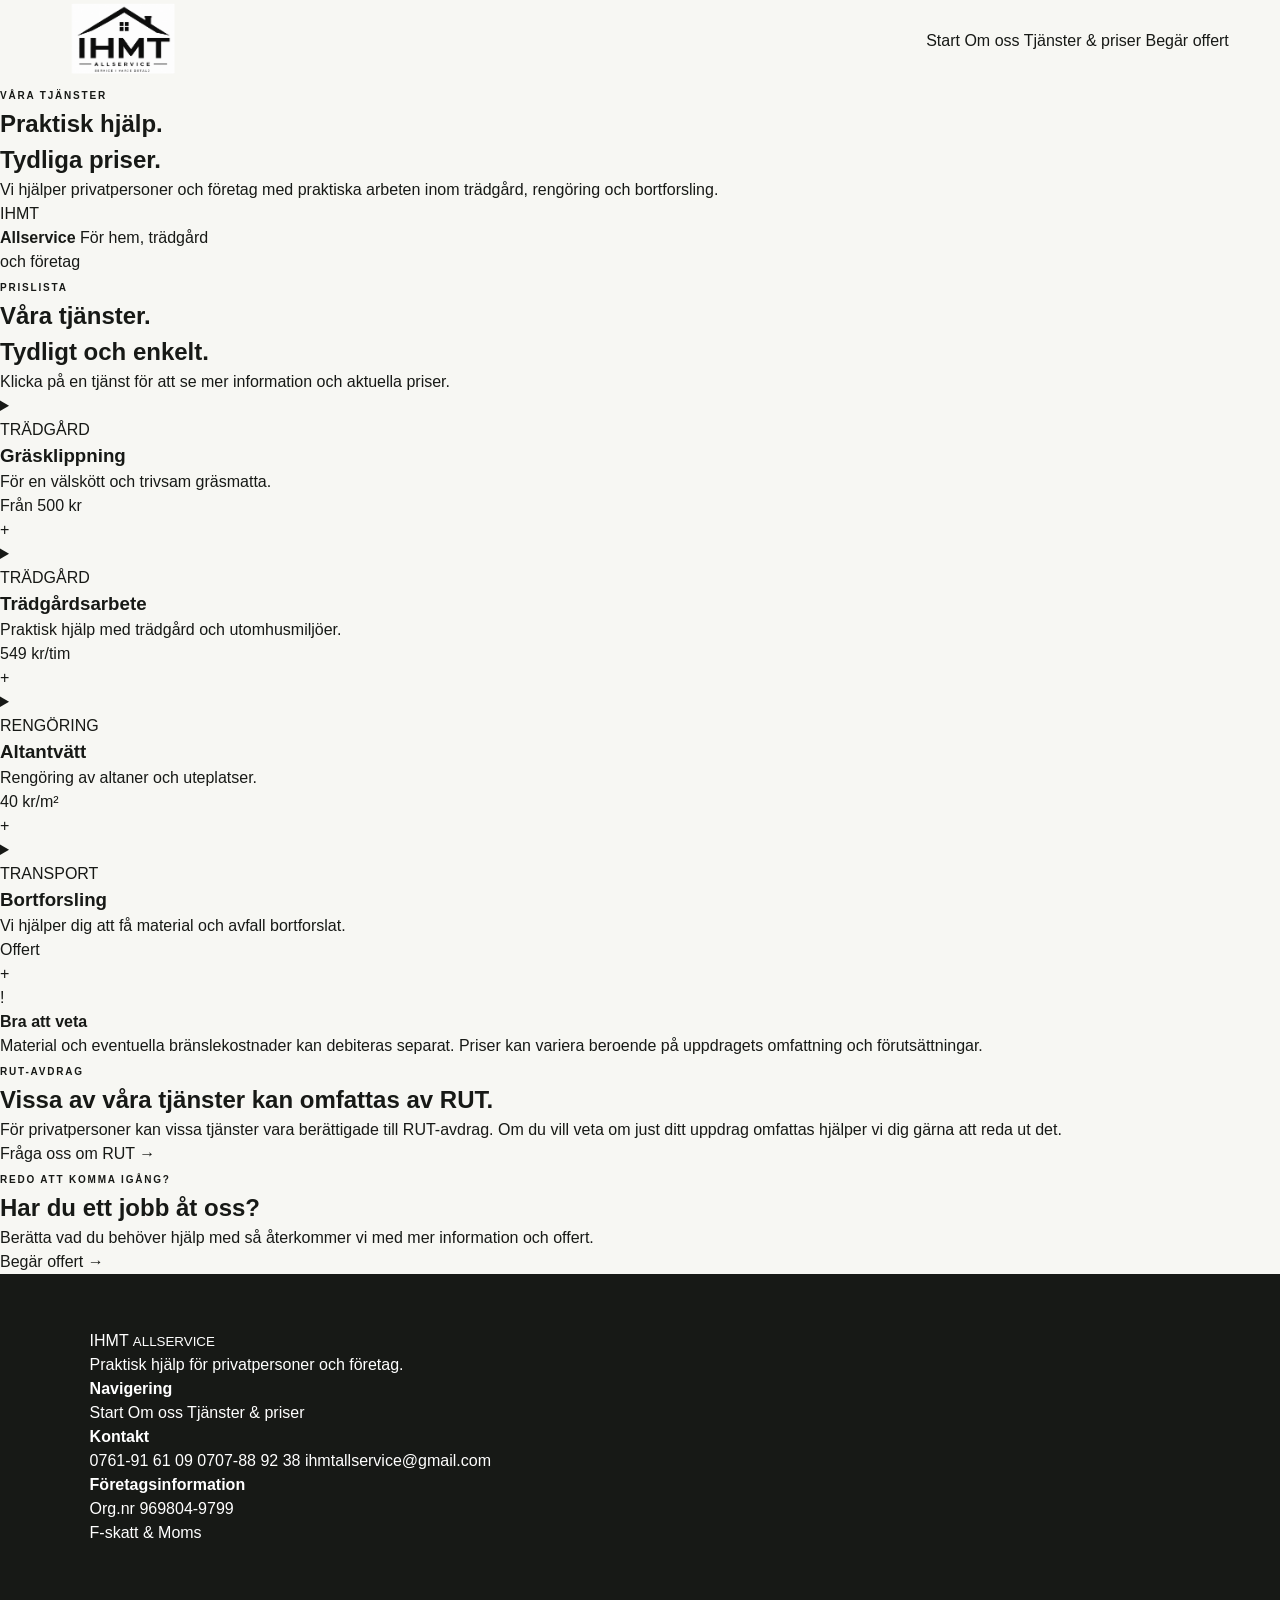
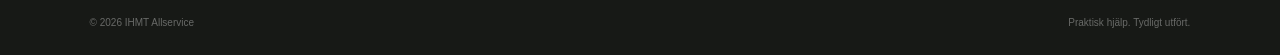
<file: tjanster.html>
<!DOCTYPE html>

<html lang="sv">

<head>

    <meta charset="UTF-8">

    <meta name="viewport" content="width=device-width, initial-scale=1.0">

    <title>Tjänster & priser | IHMT Allservice – Kungälv & Göteborg</title>

    <meta
        name="description"
        content="Se IHMT Allservices tjänster och priser i Kungälv och Göteborg. Vi erbjuder gräsklippning, trädgårdsarbete, altantvätt och bortforsling för privatpersoner och företag."
    >

    <link rel="preconnect" href="https://fonts.googleapis.com">

    <link rel="preconnect" href="https://fonts.gstatic.com" crossorigin>

    <link
        href="https://fonts.googleapis.com/css2?family=DM+Sans:wght@400;500;600;700&family=Manrope:wght@500;600;700;800&display=swap"
        rel="stylesheet">

    <link rel="stylesheet" href="styles.css">

</head>


<body>


<!-- =========================
     HEADER
========================= -->

<header class="site-header">

    <div class="header-inner">


        <a
            href="index.html"
            class="logo"
            aria-label="IHMT Allservice – startsida"
        >

            <img
                src="bilder/header-logo.png"
                alt="IHMT Allservice logotyp"
            >

        </a>


        <nav class="main-nav">


            <a
                href="index.html"
                class="nav-button"
            >

                Start

            </a>


            <a
                href="om-oss.html"
                class="nav-button"
            >

                Om oss

            </a>


            <a
                href="tjanster.html"
                class="nav-button"
            >

                Tjänster & priser

            </a>


            <a
                href="mailto:ihmtallservice@gmail.com?subject=Offertförfrågan - IHMT Allservice"
                class="nav-button nav-button-primary"
            >

                Begär offert

            </a>


        </nav>

    </div>

</header>



<main>


<!-- =========================
     HERO
========================= -->

<section class="services-hero">


    <div class="services-hero-circle"></div>


    <div class="services-hero-inner">


        <div class="services-hero-text">


            <span class="eyebrow">

                VÅRA TJÄNSTER

            </span>


            <h1>

                Praktisk hjälp.<br>

                <span>
                    Tydliga priser.
                </span>

            </h1>


            <p>

                Vi hjälper privatpersoner och företag med
                praktiska arbeten inom trädgård, rengöring
                och bortforsling.

            </p>


        </div>



        <div class="services-hero-side">


            <div class="hero-side-number">

                IHMT

            </div>


            <div>

                <strong>

                    Allservice

                </strong>


                <span>

                    För hem, trädgård<br>
                    och företag

                </span>

            </div>


        </div>


    </div>

</section>



<!-- =========================
     TJÄNSTER
========================= -->

<section class="services-main">


    <div class="services-main-inner">


        <div class="services-intro">


            <div>


                <span class="eyebrow">

                    PRISLISTA

                </span>


                <h2>

                    Våra tjänster.<br>
                    Tydligt och enkelt.

                </h2>


            </div>


            <p>

                Klicka på en tjänst för att se mer
                information och aktuella priser.

            </p>


        </div>



        <div class="services-list">


            <!-- =========================
                 GRÄSKLIPPNING
            ========================== -->

            <details
                class="service-detail-new"
                id="grasklippning"
            >


                <summary>


                    <div class="service-title-new">


                        <span>

                            TRÄDGÅRD

                        </span>


                        <h3>

                            Gräsklippning

                        </h3>


                        <p>

                            För en välskött och trivsam gräsmatta.

                        </p>


                    </div>


                    <div class="service-price-preview">

                        Från 500 kr

                    </div>


                    <div class="service-plus">

                        +

                    </div>


                </summary>



                <div class="service-content-new">


                    <div class="service-image-new">

                        <img
                            src="bilder/grasklippning.jpg"
                            alt="Gräsklippning av gräsmatta i Kungälv och Göteborg"
                        >

                    </div>



                    <div class="service-info-new">


                        <p>

                            Vi erbjuder gräsklippning för både
                            privatpersoner och företag. Oavsett
                            om du behöver hjälp med en mindre
                            gräsmatta eller en större yta
                            anpassar vi arbetet efter dina behov.

                        </p>


                        <h4>

                            Aktuella priser

                        </h4>


                        <div class="price-list-new">


                            <div>

                                <span>
                                    0–100 m²
                                </span>

                                <strong>
                                    Från 500 kr
                                </strong>

                            </div>


                            <div>

                                <span>
                                    101–200 m²
                                </span>

                                <strong>
                                    5 kr/m²
                                </strong>

                            </div>


                            <div>

                                <span>
                                    201–500 m²
                                </span>

                                <strong>
                                    3,50 kr/m²
                                </strong>

                            </div>


                            <div>

                                <span>
                                    501–1 000 m²
                                </span>

                                <strong>
                                    2,50 kr/m²
                                </strong>

                            </div>


                            <div>

                                <span>
                                    Över 1 000 m²
                                </span>

                                <strong>
                                    2 kr/m²
                                </strong>

                            </div>


                        </div>


                        <a
                            href="mailto:ihmtallservice@gmail.com?subject=Offertförfrågan - Gräsklippning"
                            class="button button-primary service-offer-button"
                        >

                            Begär offert

                        </a>


                    </div>


                </div>


            </details>



            <!-- =========================
                 TRÄDGÅRDSARBETE
            ========================== -->

            <details
                class="service-detail-new"
                id="tradgardsarbete"
            >


                <summary>


                    <div class="service-title-new">


                        <span>

                            TRÄDGÅRD

                        </span>


                        <h3>

                            Trädgårdsarbete

                        </h3>


                        <p>

                            Praktisk hjälp med trädgård och utomhusmiljöer.

                        </p>


                    </div>


                    <div class="service-price-preview">

                        549 kr/tim

                    </div>


                    <div class="service-plus">

                        +

                    </div>


                </summary>



                <div class="service-content-new">


                    <div class="service-image-new">

                        <img
                            src="bilder/tradgardsarbete.jpg"
                            alt="Trädgårdsarbete och praktisk hjälp i trädgården"
                        >

                    </div>



                    <div class="service-info-new">


                        <p>

                            Behöver du hjälp med trädgården?
                            Vi hjälper till med olika typer av
                            praktiska trädgårdsarbeten och
                            anpassar arbetet efter uppdragets
                            omfattning.

                        </p>


                        <h4>

                            Pris

                        </h4>


                        <div class="price-highlight-new">


                            <span>

                                Per person och timme

                            </span>


                            <strong>

                                549 kr/tim

                            </strong>


                        </div>


                        <p class="service-note-new">

                            Priset gäller per person och timme.
                            Kontakta oss gärna för en offert
                            utifrån just ditt uppdrag.

                        </p>


                        <a
                            href="mailto:ihmtallservice@gmail.com?subject=Offertförfrågan - Trädgårdsarbete"
                            class="button button-primary service-offer-button"
                        >

                            Begär offert

                        </a>


                    </div>


                </div>


            </details>



            <!-- =========================
                 ALTANTVÄTT
            ========================== -->

            <details
                class="service-detail-new"
                id="altantvatt"
            >


                <summary>


                    <div class="service-title-new">


                        <span>

                            RENGÖRING

                        </span>


                        <h3>

                            Altantvätt

                        </h3>


                        <p>

                            Rengöring av altaner och uteplatser.

                        </p>


                    </div>


                    <div class="service-price-preview">

                        40 kr/m²

                    </div>


                    <div class="service-plus">

                        +

                    </div>


                </summary>



                <div class="service-content-new">


                    <div class="service-image-new">

                        <img
                            src="bilder/altantvatt.jpg"
                            alt="Altantvätt och rengöring av altaner och uteplatser"
                        >

                    </div>



                    <div class="service-info-new">


                        <p>

                            Vi rengör altaner och uteplatser
                            för att ge trä och andra ytor ett
                            renare och fräschare utseende.

                        </p>


                        <h4>

                            Aktuellt pris

                        </h4>


                        <div class="price-highlight-new">


                            <span>

                                Pris per m²

                            </span>


                            <strong>

                                40 kr/m²

                            </strong>


                        </div>


                        <p class="service-note-new">

                            Material och eventuella
                            bränslekostnader kan debiteras separat.

                        </p>


                        <a
                            href="mailto:ihmtallservice@gmail.com?subject=Offertförfrågan - Altantvätt"
                            class="button button-primary service-offer-button"
                        >

                            Begär offert

                        </a>


                    </div>


                </div>


            </details>



            <!-- =========================
                 BORTFORSLING
            ========================== -->

            <details
                class="service-detail-new"
                id="bortforsling"
            >


                <summary>


                    <div class="service-title-new">


                        <span>

                            TRANSPORT

                        </span>


                        <h3>

                            Bortforsling

                        </h3>


                        <p>

                            Vi hjälper dig att få material och avfall bortforslat.

                        </p>


                    </div>


                    <div class="service-price-preview">

                        Offert

                    </div>


                    <div class="service-plus">

                        +

                    </div>


                </summary>



                <div class="service-content-new">


                    <div class="service-image-new">

                        <img
                            src="bilder/bortforsling.jpg"
                            alt="Bortforsling av trädgårdsavfall och material"
                        >

                    </div>



                    <div class="service-info-new">


                        <p>

                            Vi hjälper till med bortforsling
                            av exempelvis trädgårdsavfall,
                            material och annat som behöver
                            transporteras bort.

                        </p>


                        <h4>

                            Pris

                        </h4>


                        <div class="price-highlight-new">


                            <span>

                                Bortforsling

                            </span>


                            <strong>

                                Offert

                            </strong>


                        </div>


                        <p class="service-note-new">

                            Priset beror bland annat på mängd,
                            typ av material och transportens
                            omfattning.

                        </p>


                        <a
                            href="mailto:ihmtallservice@gmail.com?subject=Offertförfrågan - Bortforsling"
                            class="button button-primary service-offer-button"
                        >

                            Begär offert

                        </a>


                    </div>


                </div>


            </details>


        </div>



        <!-- =========================
             OBS
        ========================== -->

        <div class="services-notice-new">


            <div class="notice-icon">

                !

            </div>


            <div>


                <strong>

                    Bra att veta

                </strong>


                <p>

                    Material och eventuella bränslekostnader
                    kan debiteras separat. Priser kan variera
                    beroende på uppdragets omfattning och
                    förutsättningar.

                </p>


            </div>


        </div>


    </div>

</section>



<!-- =========================
     RUT
========================= -->

<section class="services-rut-new">


    <div class="services-rut-inner">


        <div>


            <span class="eyebrow">

                RUT-AVDRAG

            </span>


            <h2>

                Vissa av våra tjänster

                <span>
                    kan omfattas av RUT.
                </span>

            </h2>


        </div>


        <div class="rut-text">


            <p>

                För privatpersoner kan vissa tjänster vara
                berättigade till RUT-avdrag. Om du vill veta
                om just ditt uppdrag omfattas hjälper vi dig
                gärna att reda ut det.

            </p>


            <a
                href="mailto:ihmtallservice@gmail.com?subject=Fråga om RUT"
                class="rut-link"
            >

                Fråga oss om RUT

                <span>
                    →
                </span>

            </a>


        </div>


    </div>

</section>



<!-- =========================
     OFFERT
========================= -->

<section class="offer-section">


    <div class="offer-box">


        <div class="offer-content">


            <span class="eyebrow">

                REDO ATT KOMMA IGÅNG?

            </span>


            <h2>

                Har du ett jobb åt oss?

            </h2>


            <p>

                Berätta vad du behöver hjälp med så
                återkommer vi med mer information och offert.

            </p>


        </div>



        <a
            href="mailto:ihmtallservice@gmail.com?subject=Offertförfrågan - IHMT Allservice"
            class="offer-button"
        >

            <span>

                Begär offert

            </span>


            <strong>

                →

            </strong>

        </a>


    </div>

</section>


</main>



<!-- =========================
     FOOTER
========================= -->

<footer class="site-footer">


    <div class="footer-grid">


        <div>


            <a
                href="index.html"
                class="footer-logo"
            >

                <span>

                    IHMT

                </span>


                <small>

                    ALLSERVICE

                </small>

            </a>


            <p class="footer-text">

                Praktisk hjälp för privatpersoner
                och företag.

            </p>


        </div>



        <div class="footer-column">


            <h4>

                Navigering

            </h4>


            <a href="index.html">

                Start

            </a>


            <a href="om-oss.html">

                Om oss

            </a>


            <a href="tjanster.html">

                Tjänster & priser

            </a>


        </div>



        <div class="footer-column">


            <h4>

                Kontakt

            </h4>


            <a href="tel:0761916109">

                0761-91 61 09

            </a>


            <a href="tel:0707889238">

                0707-88 92 38

            </a>


            <a href="mailto:ihmtallservice@gmail.com">

                ihmtallservice@gmail.com

            </a>


        </div>



        <div class="footer-column">


            <h4>

                Företagsinformation

            </h4>


            <p>

                Org.nr 969804-9799

            </p>


            <p>

                F-skatt & Moms

            </p>


        </div>


    </div>



    <div class="footer-bottom">


        <span>

            © 2026 IHMT Allservice

        </span>


        <span>

            Praktisk hjälp. Tydligt utfört.

        </span>


    </div>


</footer>



</body>

</html>
</file>
<file: styles.css>
/* =========================================================
   IHMT ALLSERVICE
   Premium / editorial layout
   ========================================================= */


/* RESET */

* {
    margin: 0;
    padding: 0;
    box-sizing: border-box;
}

html {
    scroll-behavior: smooth;
}

body {
    background: #f7f7f3;
    color: #171916;
    font-family: Arial, Helvetica, sans-serif;
    line-height: 1.5;
}

img {
    display: block;
    width: 100%;
}

a {
    color: inherit;
    text-decoration: none;
}

button {
    font: inherit;
}


/* VARIABLES */

:root {
    --black: #171916;
    --green: #1d3a2c;
    --cream: #f7f7f3;
    --line: #d7d8d2;
    --grey: #777a73;
    --white: #ffffff;
}


/* =========================================================
   HEADER
   ========================================================= */

.header {
    position: fixed;
    z-index: 1000;

    top: 0;
    left: 0;

    width: 100%;

    background: #ffffff;

    transition:
        background 0.3s ease,
        backdrop-filter 0.3s ease,
        box-shadow 0.3s ease;
}

.header.is-scrolled {
    background: rgba(255,255,255,0.78);
    backdrop-filter: blur(18px);
    -webkit-backdrop-filter: blur(18px);

    box-shadow: 0 10px 30px rgba(0,0,0,0.05);
}

.header-inner {
    height: 74px;

    padding: 0 5vw;

    display: flex;
    align-items: center;
    justify-content: space-between;
}

.logo {
    width: 125px;
}

.logo img {
    width: 100%;
}


/* NAV */

.nav {
    display: none;
}

.menu-toggle {
    border: 0;
    background: transparent;

    width: 42px;
    height: 42px;

    display: flex;
    flex-direction: column;
    align-items: flex-end;
    justify-content: center;

    gap: 6px;

    cursor: pointer;
}

.menu-toggle span {
    width: 25px;
    height: 1px;

    background: var(--black);

    transition: 0.3s ease;
}

.menu-toggle span:last-child {
    width: 17px;
}

.menu-toggle.active span:first-child {
    transform: translateY(3.5px) rotate(45deg);
}

.menu-toggle.active span:last-child {
    width: 25px;
    transform: translateY(-3.5px) rotate(-45deg);
}


/* MOBILE NAV */

.mobile-nav {
    max-height: 0;

    overflow: hidden;

    padding: 0 5vw;

    background: #ffffff;

    transition:
        max-height 0.4s ease,
        padding 0.4s ease;
}

.mobile-nav.open {
    max-height: 400px;

    padding-top: 10px;
    padding-bottom: 20px;
}

.mobile-nav a {
    display: block;

    padding: 17px 0;

    border-bottom: 1px solid var(--line);

    font-size: 18px;
}


/* =========================================================
   HERO
   ========================================================= */

.hero {
    position: relative;

    height: 90vh;
    min-height: 620px;

    color: white;

    overflow: hidden;
}

.hero-media {
    position: absolute;
    inset: 0;
}

.hero-media img {
    width: 100%;
    height: 100%;

    object-fit: cover;
}

.hero-shade {
    position: absolute;
    inset: 0;

    background:
        linear-gradient(
            180deg,
            rgba(0,0,0,0.08),
            rgba(0,0,0,0.08) 35%,
            rgba(0,0,0,0.65)
        );
}

.hero-content {
    position: absolute;

    left: 5vw;
    right: 5vw;
    bottom: 70px;
}

.eyebrow {
    font-size: 10px;
    font-weight: 600;

    letter-spacing: 0.18em;

    margin-bottom: 20px;
}

.hero h1 {
    font-size: clamp(56px, 15vw, 120px);

    line-height: 0.88;

    letter-spacing: -0.065em;

    font-weight: 500;
}

.hero h1 span {
    font-family: Georgia, "Times New Roman", serif;
    font-weight: 400;
}

.hero-bottom {
    margin-top: 35px;

    display: flex;
    align-items: flex-end;
    justify-content: space-between;
}

.hero-bottom p {
    max-width: 300px;

    font-size: 14px;
    line-height: 1.45;

    color: rgba(255,255,255,0.85);
}

.circle-link {
    width: 50px;
    height: 50px;

    border: 1px solid rgba(255,255,255,0.6);

    border-radius: 50%;

    display: flex;
    align-items: center;
    justify-content: center;

    font-size: 20px;

    transition:
        background 0.25s ease,
        color 0.25s ease;
}

.circle-link:hover {
    background: white;
    color: var(--black);
}


/* =========================================================
   INTRO
   ========================================================= */

.intro {
    padding: 95px 5vw;
}

.intro-label {
    display: flex;
    gap: 15px;

    font-size: 10px;
    letter-spacing: 0.16em;
    text-transform: uppercase;

    color: var(--grey);
}

.intro-label span:first-child {
    color: var(--green);
}

.intro-content {
    margin-top: 65px;
}

.intro h2 {
    max-width: 850px;

    font-size: clamp(45px, 11vw, 100px);

    line-height: 0.93;

    letter-spacing: -0.065em;

    font-weight: 500;
}

.intro h2 i {
    font-family: Georgia, "Times New Roman", serif;
    font-weight: 400;
}

.intro-text {
    margin-top: 50px;

    max-width: 520px;

    margin-left: auto;
}

.intro-text p {
    font-size: 17px;

    color: #62655f;
}

.under-link {
    display: inline-flex;
    align-items: center;
    gap: 15px;

    margin-top: 28px;

    padding-bottom: 7px;

    border-bottom: 1px solid var(--black);

    font-size: 13px;
    font-weight: 600;
}

.under-link span {
    font-size: 17px;
}


/* =========================================================
   FEATURE IMAGE
   ========================================================= */

.feature-image {
    position: relative;

    height: 70vh;
    min-height: 500px;

    overflow: hidden;
}

.feature-image img {
    height: 100%;
    object-fit: cover;
}

.feature-caption {
    position: absolute;

    left: 5vw;
    right: 5vw;
    bottom: 25px;

    display: flex;
    justify-content: space-between;

    color: white;

    font-size: 10px;

    letter-spacing: 0.12em;
    text-transform: uppercase;
}


/* =========================================================
   SERVICES
   ========================================================= */

.services {
    padding: 100px 5vw;
}

.services-top {
    margin-bottom: 70px;
}

.services-top h2 {
    margin-top: 55px;

    font-size: clamp(55px, 14vw, 125px);

    line-height: 0.85;

    letter-spacing: -0.07em;

    font-weight: 500;
}

.services-top h2 i {
    font-family: Georgia, "Times New Roman", serif;
    font-weight: 400;
}


/* SERVICE ROW */

.service-list {
    border-top: 1px solid var(--line);
}

.service-row {
    display: grid;

    grid-template-columns: 40px 1fr 30px;

    gap: 15px;

    padding: 30px 0;

    border-bottom: 1px solid var(--line);

    transition: padding 0.3s ease;
}

.service-row:hover {
    padding-left: 8px;
}

.service-index {
    font-size: 10px;

    color: var(--grey);
}

.service-name {
    font-size: 24px;

    line-height: 1.05;

    letter-spacing: -0.035em;
}

.service-description {
    display: none;
}

.service-arrow {
    font-size: 20px;

    text-align: right;
}


/* =========================================================
   SPLIT IMAGE
   ========================================================= */

.split-image {
    background: var(--green);

    color: white;
}

.split-image-photo {
    height: 55vh;
}

.split-image-photo img {
    height: 100%;

    object-fit: cover;
}

.split-image-content {
    padding: 75px 5vw;
}

.eyebrow-dark {
    font-size: 10px;

    letter-spacing: 0.17em;

    opacity: 0.65;
}

.split-image-content h2 {
    margin-top: 35px;

    font-size: clamp(46px, 11vw, 95px);

    line-height: 0.92;

    letter-spacing: -0.06em;

    font-weight: 500;
}

.split-image-content h2 i {
    font-family: Georgia, "Times New Roman", serif;
    font-weight: 400;
}

.split-image-content p {
    max-width: 470px;

    margin-top: 35px;

    font-size: 16px;

    color: rgba(255,255,255,0.72);
}


/* =========================================================
   ABOUT
   ========================================================= */

.about {
    padding: 100px 5vw;
}

.about-grid {
    margin-top: 70px;
}

.about h2 {
    max-width: 750px;

    font-size: clamp(48px, 12vw, 105px);

    line-height: 0.9;

    letter-spacing: -0.065em;

    font-weight: 500;
}

.about h2 i {
    font-family: Georgia, "Times New Roman", serif;
    font-weight: 400;
}

.about-copy {
    max-width: 520px;

    margin-top: 60px;

    margin-left: auto;
}

.about-lead {
    font-size: 22px;

    line-height: 1.3;

    margin-bottom: 28px;
}

.about-copy p:not(.about-lead) {
    color: #686c65;

    font-size: 15px;

    margin-bottom: 20px;
}


/* =========================================================
   TRUST
   ========================================================= */

.trust {
    background: #e8e9e4;

    padding: 55px 5vw;
}

.trust-inner {
    display: grid;

    grid-template-columns: 1fr;

    border-top: 1px solid #cdd0c9;
}

.trust-inner > div {
    padding: 25px 0;

    border-bottom: 1px solid #cdd0c9;
}

.trust strong {
    display: block;

    font-size: 20px;

    font-weight: 500;
}

.trust span {
    display: block;

    margin-top: 4px;

    color: var(--grey);

    font-size: 11px;
}


/* =========================================================
   CONTACT
   ========================================================= */

.contact {
    padding: 100px 5vw 120px;

    background: var(--black);

    color: white;
}

.contact-label {
    font-size: 10px;

    letter-spacing: 0.16em;

    color: rgba(255,255,255,0.5);
}

.contact h2 {
    max-width: 1000px;

    margin-top: 65px;

    font-size: clamp(55px, 13vw, 120px);

    line-height: 0.88;

    letter-spacing: -0.07em;

    font-weight: 500;
}

.contact h2 i {
    font-family: Georgia, "Times New Roman", serif;
    font-weight: 400;
}

.contact > p {
    max-width: 500px;

    margin-top: 40px;

    color: rgba(255,255,255,0.6);

    font-size: 15px;
}

.contact-actions {
    margin-top: 35px;

    display: flex;
    flex-direction: column;
    align-items: flex-start;

    gap: 20px;
}

.contact-button {
    display: inline-flex;
    align-items: center;
    gap: 30px;

    padding: 17px 23px;

    background: white;
    color: var(--black);

    border-radius: 100px;

    font-size: 13px;
    font-weight: 600;

    transition:
        transform 0.25s ease,
        background 0.25s ease;
}

.contact-button span {
    font-size: 18px;
}

.contact-button:hover {
    transform: translateY(-3px);

    background: #e6e6e1;
}

.phone-link {
    font-size: 14px;

    border-bottom: 1px solid rgba(255,255,255,0.5);

    padding-bottom: 5px;
}


/* =========================================================
   FOOTER
   ========================================================= */

footer {
    padding: 55px 5vw 25px;

    background: var(--black);

    color: white;
}

.footer-main {
    padding-top: 35px;

    border-top: 1px solid rgba(255,255,255,0.15);

    display: flex;
    flex-direction: column;

    gap: 45px;
}

.footer-main img {
    width: 135px;
}

.footer-main p {
    margin-bottom: 15px;

    font-family: Georgia, "Times New Roman", serif;

    font-size: 20px;

    color: rgba(255,255,255,0.7);
}

.footer-main a {
    display: block;

    margin-top: 7px;

    font-size: 13px;

    color: rgba(255,255,255,0.55);
}

.footer-bottom {
    display: flex;
    flex-direction: column;

    gap: 8px;

    margin-top: 70px;

    font-size: 10px;

    color: rgba(255,255,255,0.35);
}


/* =========================================================
   TABLET
   ========================================================= */

@media (min-width: 700px) {

    .hero-content {
        bottom: 90px;
    }

    .hero-bottom {
        max-width: 600px;
    }

    .service-row {
        grid-template-columns: 60px 1fr 260px 40px;

        align-items: center;

        gap: 25px;
    }

    .service-name {
        font-size: 31px;
    }

    .service-description {
        display: block;

        font-size: 13px;

        line-height: 1.45;

        color: var(--grey);
    }

    .split-image-content {
        padding: 100px 8vw;
    }

    .trust-inner {
        grid-template-columns: repeat(3, 1fr);

        border-bottom: 1px solid #cdd0c9;
    }

    .trust-inner > div {
        padding: 30px;

        border-bottom: 0;
        border-right: 1px solid #cdd0c9;
    }

    .trust-inner > div:first-child {
        padding-left: 0;
    }

    .trust-inner > div:last-child {
        border-right: 0;
    }

    .footer-main {
        flex-direction: row;
        justify-content: space-between;
    }

    .footer-bottom {
        flex-direction: row;
        justify-content: space-between;
    }

}


/* =========================================================
   DESKTOP
   ========================================================= */

@media (min-width: 1000px) {

    .header-inner {
        height: 82px;

        padding: 0 4vw;
    }

    .logo {
        width: 145px;
    }

    .menu-toggle,
    .mobile-nav {
        display: none;
    }

    .nav {
        display: flex;

        align-items: center;

        gap: 35px;

        font-size: 13px;
    }

    .nav a {
        transition: opacity 0.2s ease;
    }

    .nav a:hover {
        opacity: 0.5;
    }

    .nav-cta {
        padding: 12px 20px;

        border: 1px solid var(--black);

        border-radius: 100px;
    }

    .nav-cta:hover {
        opacity: 1 !important;

        background: var(--black);
        color: white;
    }


    /* HERO */

    .hero {
        height: 94vh;
        min-height: 720px;
    }

    .hero-content {
        left: 6vw;
        right: 6vw;

        bottom: 95px;
    }

    .hero h1 {
        font-size: clamp(90px, 11vw, 165px);
    }

    .hero-bottom {
        margin-top: 40px;

        max-width: 760px;
    }


    /* INTRO */

    .intro {
        padding: 150px 7vw;
    }

    .intro-content {
        margin-top: 90px;
    }

    .intro-text {
        margin-top: 70px;
    }


    /* FEATURE */

    .feature-image {
        height: 82vh;
    }

    .feature-caption {
        left: 7vw;
        right: 7vw;
        bottom: 35px;
    }


    /* SERVICES */

    .services {
        padding: 150px 7vw;
    }

    .services-top {
        display: grid;

        grid-template-columns: 25% 75%;

        margin-bottom: 110px;
    }

    .services-top h2 {
        margin-top: 0;
    }

    .service-row {
        grid-template-columns: 8% 40% 42% 10%;

        padding: 38px 0;
    }

    .service-name {
        font-size: 38px;
    }

    .service-description {
        max-width: 330px;

        font-size: 14px;
    }

    .service-arrow {
        text-align: right;

        font-size: 24px;
    }


    /* SPLIT */

    .split-image {
        display: grid;

        grid-template-columns: 55% 45%;

        min-height: 700px;
    }

    .split-image-photo {
        height: auto;
        min-height: 700px;
    }

    .split-image-content {
        display: flex;

        flex-direction: column;
        justify-content: center;

        padding: 8vw;
    }


    /* ABOUT */

    .about {
        padding: 150px 7vw;
    }

    .about-grid {
        display: grid;

        grid-template-columns: 55% 45%;

        margin-top: 100px;
    }

    .about-copy {
        margin-top: 5px;
        margin-left: 0;
    }

    .about-lead {
        font-size: 25px;
    }


    /* TRUST */

    .trust {
        padding: 75px 7vw;
    }


    /* CONTACT */

    .contact {
        padding: 150px 7vw;
    }

    .contact-actions {
        flex-direction: row;
        align-items: center;
    }


    /* FOOTER */

    footer {
        padding-left: 7vw;
        padding-right: 7vw;
    }

}
</file>
<file: ihmt allservice webb/styles.css>
/* =========================================================
   IHMT ALLSERVICE — STYLES
   Local service / garden / craftsmanship direction
   ========================================================= */

:root {
    --navy: #061b35;
    --navy-dark: #041326;
    --navy-light: #0d3154;

    --blue: #17618f;
    --blue-bright: #2488bd;
    --light-blue: #8bc9e8;

    --green: #3f6248;
    --green-dark: #2f4d38;
    --green-light: #e8eee7;

    --cream: #f5f1e8;
    --warm-white: #fcfbf7;
    --sand: #d9cbb4;

    --white: #ffffff;
    --text: #243229;
    --muted: #68746d;
    --border: #dedfd8;

    --shadow: 0 14px 35px rgba(20, 35, 27, 0.09);
    --shadow-lg: 0 24px 55px rgba(20, 35, 27, 0.14);
}

* {
    margin: 0;
    padding: 0;
    box-sizing: border-box;
}

html {
    scroll-behavior: smooth;
}

body {
    font-family: "DM Sans", sans-serif;
    color: var(--text);
    background: var(--warm-white);
    line-height: 1.6;
}

img {
    max-width: 100%;
    display: block;
}

a {
    color: inherit;
    text-decoration: none;
}

main {
    overflow: hidden;
}

h1,
h2,
h3,
h4 {
    font-family: "Manrope", sans-serif;
    line-height: 1.1;
}

h2 {
    font-size: clamp(34px, 4vw, 54px);
    color: var(--navy);
}

p {
    color: var(--muted);
}

.eyebrow {
    display: inline-block;
    margin-bottom: 13px;
    color: var(--green);
    font-size: 12px;
    font-weight: 800;
    letter-spacing: 0.14em;
    text-transform: uppercase;
}

/* =========================================================
   BUTTONS
   ========================================================= */

.button {
    min-height: 54px;
    padding: 0 27px;
    display: inline-flex;
    align-items: center;
    justify-content: center;
    border: 1px solid transparent;
    border-radius: 6px;
    font-size: 15px;
    font-weight: 800;
    transition: 0.2s ease;
}

.button:hover {
    transform: translateY(-2px);
}

.button-primary {
    background: var(--green);
    color: var(--white);
}

.button-primary:hover {
    background: var(--green-dark);
}

.button-light,
.button-white {
    background: var(--white);
    color: var(--navy);
}

.button-light:hover,
.button-white:hover {
    background: var(--cream);
}

/* =========================================================
   HEADER
   ========================================================= */

.site-header {
    position: relative;
    z-index: 20;
    background: var(--white);
    border-bottom: 1px solid var(--border);
}

.header-inner {
    width: min(1240px, calc(100% - 50px));
    min-height: 100px;
    margin: 0 auto;
    display: flex;
    align-items: center;
    justify-content: space-between;
    gap: 30px;
}

.logo {
    width: 300px;
    height: 90px;
    display: flex;
    align-items: center;
    justify-content: flex-start;
    flex-shrink: 0;
}

.logo img {
    width: 290px !important;
    height: auto !important;
    max-width: 290px !important;
    max-height: 85px !important;
    display: block;
    object-fit: contain;
    object-position: left center;
}

.main-nav {
    display: flex;
    align-items: center;
    justify-content: flex-end;
    gap: 9px;
}

.nav-button {
    min-height: 44px;
    padding: 0 18px;
    display: inline-flex;
    align-items: center;
    justify-content: center;
    border: 1px solid var(--border);
    border-radius: 6px;
    background: var(--white);
    color: var(--navy);
    font-size: 14px;
    font-weight: 700;
    transition: 0.2s ease;
}

.nav-button:hover {
    color: var(--green);
    border-color: var(--green);
}

.nav-button-primary {
    background: var(--navy);
    color: var(--white);
    border-color: var(--navy);
}

.nav-button-primary:hover {
    background: var(--green);
    border-color: var(--green);
    color: var(--white);
}

/* =========================================================
   STARTSIDA — HERO
   ========================================================= */

.hero {
    position: relative;
    min-height: 680px;
    display: flex;
    align-items: center;
    background-image: url("bilder/hero.jpg");
    background-size: cover;
    background-position: center;
}

.hero-overlay {
    position: absolute;
    inset: 0;
    background: linear-gradient(
        90deg,
        rgba(4, 19, 38, 0.88) 0%,
        rgba(6, 27, 53, 0.66) 48%,
        rgba(6, 27, 53, 0.15) 100%
    );
}

.hero-content {
    position: relative;
    z-index: 2;
    width: min(1240px, calc(100% - 50px));
    max-width: 700px;
    margin: 0 auto;
    padding: 95px 0;
}

.hero .eyebrow {
    color: #dcead9;
}

.hero h1 {
    margin-bottom: 24px;
    color: var(--white);
    font-size: clamp(46px, 6vw, 72px);
    letter-spacing: -0.045em;
}

.hero p {
    max-width: 590px;
    color: rgba(255, 255, 255, 0.88);
    font-size: 18px;
    line-height: 1.7;
}

.hero-buttons {
    display: flex;
    flex-wrap: wrap;
    gap: 12px;
    margin-top: 30px;
}

/* =========================================================
   STARTSIDA — INTRO
   ========================================================= */

.intro {
    padding: 105px 0;
    background: var(--cream);
}

.intro-grid {
    width: min(1160px, calc(100% - 50px));
    margin: 0 auto;
    display: grid;
    grid-template-columns: 1.05fr 0.95fr;
    gap: 75px;
    align-items: center;
}

.intro-text h2 {
    margin-bottom: 23px;
}

.intro-text p {
    max-width: 650px;
    margin-bottom: 16px;
    font-size: 17px;
}

.text-link {
    display: inline-flex;
    margin-top: 10px;
    color: var(--green);
    font-weight: 800;
}

.text-link:hover {
    color: var(--navy);
}

.intro-highlight {
    position: relative;
    min-height: 380px;
    padding: 52px;
    display: flex;
    flex-direction: column;
    justify-content: center;
    overflow: hidden;
    background: var(--navy);
    border-radius: 10px;
    box-shadow: var(--shadow-lg);
}

.intro-highlight::before {
    content: "";
    position: absolute;
    right: -90px;
    top: -100px;
    width: 300px;
    height: 300px;
    border-radius: 50%;
    background: rgba(63, 98, 72, 0.35);
}

.intro-highlight::after {
    content: "";
    position: absolute;
    left: 0;
    bottom: 0;
    width: 100%;
    height: 7px;
    background: var(--green);
}

.highlight-title {
    position: relative;
    z-index: 2;
    margin-bottom: 22px;
    color: #dcead9;
    font-family: "Manrope", sans-serif;
    font-size: 56px;
    font-weight: 800;
    letter-spacing: -0.05em;
}

.intro-highlight h3 {
    position: relative;
    z-index: 2;
    margin-bottom: 17px;
    color: var(--white);
    font-size: 31px;
}

.intro-highlight p {
    position: relative;
    z-index: 2;
    max-width: 410px;
    color: rgba(255, 255, 255, 0.72);
    font-size: 16px;
}

/* =========================================================
   STARTSIDA — TJÄNSTER
   ========================================================= */

.home-services {
    padding: 105px 0;
    background: var(--white);
}

.home-services::before {
    content: "";
    display: block;
    height: 6px;
    margin-top: -105px;
    margin-bottom: 99px;
    background: var(--green);
}

.section-heading {
    width: min(1160px, calc(100% - 50px));
    margin: 0 auto 42px;
    display: flex;
    align-items: flex-end;
    justify-content: space-between;
    gap: 30px;
}

.section-heading .eyebrow {
    color: var(--green);
}

.section-heading h2 {
    color: var(--navy);
    font-size: clamp(34px, 4vw, 50px);
}

.section-heading > p {
    max-width: 330px;
    margin-bottom: 5px;
}

.service-cards {
    width: min(1160px, calc(100% - 50px));
    margin: 0 auto;
    display: grid;
    grid-template-columns: repeat(4, 1fr);
    gap: 17px;
}

.service-card {
    position: relative;
    min-height: 345px;
    padding: 31px;
    display: flex;
    flex-direction: column;
    justify-content: flex-end;
    overflow: hidden;
    background: var(--warm-white);
    border: 1px solid var(--border);
    border-radius: 8px;
    box-shadow: 0 9px 25px rgba(20, 35, 27, 0.06);
    transition: 0.25s ease;
}

.service-card::before {
    content: "";
    position: absolute;
    left: 0;
    top: 0;
    width: 100%;
    height: 5px;
    background: var(--green);
}

.service-card::after {
    content: "";
    position: absolute;
    right: 0;
    top: 0;
    width: 80px;
    height: 80px;
    background: var(--green-light);
    clip-path: polygon(100% 0, 100% 100%, 0 0);
}

.service-card:hover {
    transform: translateY(-5px);
    box-shadow: var(--shadow);
}

.service-card-top {
    position: absolute;
    top: 26px;
    left: 28px;
    z-index: 2;
}

.service-card-top span {
    color: var(--green);
    font-size: 11px;
    font-weight: 800;
    letter-spacing: 0.12em;
}

.service-card-content {
    position: relative;
    z-index: 3;
}

.service-card h3 {
    margin-bottom: 11px;
    color: var(--navy);
    font-size: 26px;
}

.service-card p {
    min-height: 68px;
    font-size: 14px;
}

.service-card-link {
    display: inline-block;
    margin-top: 17px;
    color: var(--green);
    font-size: 14px;
    font-weight: 800;
}

.services-button-wrap {
    margin-top: 42px;
    text-align: center;
}

/* =========================================================
   F-SKATT / MOMS / RUT
   ========================================================= */

.business-info {
    padding: 105px 0;
    background: var(--green-light);
    border-top: 1px solid #d7e0d4;
    border-bottom: 1px solid #d7e0d4;
}

.business-info-inner {
    width: min(1160px, calc(100% - 50px));
    margin: 0 auto;
    display: grid;
    grid-template-columns: 0.9fr 1.1fr;
    gap: 65px;
    align-items: center;
}

.business-heading h2 {
    margin-bottom: 20px;
}

.business-heading p {
    max-width: 590px;
    font-size: 17px;
}

.info-badges {
    display: grid;
    grid-template-columns: repeat(3, 1fr);
    gap: 15px;
}

.info-badge {
    position: relative;
    min-height: 185px;
    padding: 27px 23px;
    display: flex;
    flex-direction: column;
    justify-content: flex-end;
    background: var(--white);
    border: 1px solid var(--border);
    border-radius: 8px;
    box-shadow: 0 10px 25px rgba(20, 35, 27, 0.07);
    transition: 0.25s ease;
}

.info-badge::before {
    content: "";
    position: absolute;
    left: 0;
    top: 0;
    width: 100%;
    height: 5px;
    background: var(--navy);
}

.info-badge:hover {
    transform: translateY(-4px);
    box-shadow: var(--shadow);
}

.info-badge strong {
    margin-bottom: 6px;
    color: var(--navy);
    font-family: "Manrope", sans-serif;
    font-size: 27px;
    font-weight: 800;
}

.info-badge > span {
    color: var(--muted);
    font-size: 14px;
}

.info-badge-rut {
    background: var(--navy);
    border-color: var(--navy);
}

.info-badge-rut::before {
    background: var(--green);
}

.info-badge-rut strong {
    color: var(--white);
    font-size: 34px;
}

.info-badge-rut > span {
    color: rgba(255, 255, 255, 0.72);
}

/* =========================================================
   OFFERT
   ========================================================= */

.offer-section {
    padding: 55px 0 105px;
    background: var(--cream);
}

.offer-box {
    position: relative;
    width: min(1160px, calc(100% - 50px));
    margin: 0 auto;
    padding: 62px;
    display: flex;
    align-items: center;
    justify-content: space-between;
    gap: 45px;
    overflow: hidden;
    background: var(--navy);
    border-radius: 10px;
    box-shadow: var(--shadow-lg);
}

.offer-box::before {
    content: "";
    position: absolute;
    right: 0;
    top: 0;
    width: 12px;
    height: 100%;
    background: var(--green);
}

.offer-content {
    position: relative;
    z-index: 2;
}

.offer-content .eyebrow {
    color: #dcead9;
}

.offer-content h2 {
    max-width: 700px;
    margin-bottom: 14px;
    color: var(--white);
    font-size: clamp(32px, 4vw, 50px);
}

.offer-content p {
    color: rgba(255, 255, 255, 0.72);
}

.offer-button {
    position: relative;
    z-index: 3;
    min-width: 230px;
    min-height: 66px;
    padding: 0 25px;
    display: flex;
    align-items: center;
    justify-content: space-between;
    gap: 24px;
    background: var(--white);
    border-radius: 6px;
    color: var(--navy);
    font-weight: 800;
    transition: 0.2s ease;
}

.offer-button strong {
    font-size: 24px;
}

.offer-button:hover {
    background: var(--cream);
    transform: translateY(-2px);
}

/* =========================================================
   FOOTER
   ========================================================= */

.site-footer {
    padding: 70px 0 25px;
    background: var(--navy);
    color: var(--white);
}

.footer-grid {
    width: min(1160px, calc(100% - 50px));
    margin: 0 auto;
    display: grid;
    grid-template-columns: 1.4fr 1fr 1.2fr 1.2fr;
    gap: 45px;
}

.footer-logo {
    display: inline-flex;
    flex-direction: column;
    margin-bottom: 17px;
}

.footer-logo span {
    font-family: "Manrope", sans-serif;
    font-size: 28px;
    font-weight: 800;
    line-height: 1;
}

.footer-logo small {
    margin-top: 4px;
    color: #bcd1bf;
    font-size: 10px;
    font-weight: 700;
    letter-spacing: 0.18em;
}

.footer-text {
    max-width: 270px;
    color: rgba(255, 255, 255, 0.62);
    font-size: 14px;
}

.footer-column {
    display: flex;
    flex-direction: column;
    gap: 9px;
}

.footer-column h4 {
    margin-bottom: 7px;
    color: var(--white);
    font-size: 15px;
}

.footer-column a,
.footer-column p {
    color: rgba(255, 255, 255, 0.62);
    font-size: 14px;
}

.footer-column a:hover {
    color: #dcead9;
}

.footer-bottom {
    width: min(1160px, calc(100% - 50px));
    margin: 50px auto 0;
    padding-top: 19px;
    border-top: 1px solid rgba(255, 255, 255, 0.12);
    display: flex;
    justify-content: space-between;
    gap: 20px;
    color: rgba(255, 255, 255, 0.42);
    font-size: 12px;
}

/* =========================================================
   TJÄNSTER — HERO
   ========================================================= */

.services-hero {
    position: relative;
    min-height: 500px;
    display: flex;
    align-items: center;
    overflow: hidden;
    background:
        linear-gradient(rgba(6, 27, 53, 0.87), rgba(6, 27, 53, 0.87)),
        url("bilder/hero.jpg") center / cover;
    color: white;
}

.services-hero::before,
.services-hero::after,
.services-hero-circle {
    display: none;
}

.services-hero-inner {
    position: relative;
    z-index: 2;
    width: min(1160px, calc(100% - 50px));
    margin: 0 auto;
    display: grid;
    grid-template-columns: 1fr 300px;
    align-items: center;
    gap: 75px;
}

.services-hero-text {
    max-width: 760px;
}

.services-hero .eyebrow {
    color: #dcead9;
}

.services-hero h1 {
    margin-bottom: 23px;
    font-size: clamp(46px, 6vw, 72px);
    letter-spacing: -0.05em;
    color: white;
}

.services-hero h1 span {
    color: #c8ddca;
}

.services-hero p {
    max-width: 620px;
    color: rgba(255, 255, 255, 0.76);
    font-size: 18px;
    line-height: 1.7;
}

.services-hero-side {
    min-height: 235px;
    padding: 34px;
    display: flex;
    flex-direction: column;
    justify-content: flex-end;
    background: rgba(255, 255, 255, 0.09);
    border: 1px solid rgba(255, 255, 255, 0.18);
    border-radius: 8px;
}

.hero-side-number {
    margin-bottom: 18px;
    color: #dcead9;
    font-family: "Manrope", sans-serif;
    font-size: 76px;
    font-weight: 800;
    line-height: 0.9;
}

.services-hero-side strong {
    display: block;
    color: white;
    font-family: "Manrope", sans-serif;
    font-size: 20px;
}

.services-hero-side span {
    display: block;
    margin-top: 4px;
    color: rgba(255, 255, 255, 0.55);
    font-size: 13px;
}

/* =========================================================
   TJÄNSTER — MAIN
   ========================================================= */

.services-main {
    padding: 105px 0;
    background: var(--warm-white);
}

.services-main-inner {
    width: min(1160px, calc(100% - 50px));
    margin: 0 auto;
}

.services-intro {
    margin-bottom: 45px;
    display: flex;
    justify-content: space-between;
    align-items: flex-end;
    gap: 40px;
}

.services-intro h2 {
    margin-top: 3px;
    font-size: clamp(36px, 4vw, 54px);
}

.services-intro > p {
    max-width: 360px;
    margin-bottom: 5px;
}

.services-list {
    display: flex;
    flex-direction: column;
    gap: 16px;
}

.service-detail-new {
    position: relative;
    overflow: hidden;
    background: var(--white);
    border: 1px solid var(--border);
    border-radius: 8px;
    box-shadow: 0 8px 25px rgba(20, 35, 27, 0.05);
    transition: 0.25s ease;
}

.service-detail-new:hover,
.service-detail-new[open] {
    border-color: #c9d2c7;
    box-shadow: var(--shadow);
}

.service-detail-new summary {
    position: relative;
    min-height: 120px;
    padding: 24px 32px;
    display: grid;
    grid-template-columns: 1fr auto 45px;
    align-items: center;
    gap: 24px;
    cursor: pointer;
    list-style: none;
}

.service-detail-new summary::-webkit-details-marker {
    display: none;
}

.service-detail-new summary::before {
    content: "";
    position: absolute;
    left: 0;
    top: 0;
    bottom: 0;
    width: 6px;
    background: var(--green);
}

.service-title-new {
    padding-left: 5px;
}

.service-title-new > span {
    display: block;
    margin-bottom: 5px;
    color: var(--green);
    font-size: 10px;
    font-weight: 800;
    letter-spacing: 0.14em;
}

.service-title-new h3 {
    color: var(--navy);
    font-size: 27px;
}

.service-title-new p {
    margin-top: 3px;
    font-size: 14px;
}

.service-price-preview {
    padding: 9px 15px;
    background: var(--green-light);
    border-radius: 5px;
    color: var(--green-dark);
    font-size: 14px;
    font-weight: 800;
    white-space: nowrap;
}

.service-plus {
    width: 42px;
    height: 42px;
    display: flex;
    align-items: center;
    justify-content: center;
    border-radius: 5px;
    background: var(--navy);
    color: white;
    font-size: 24px;
    line-height: 1;
    transition: 0.25s ease;
}

.service-detail-new[open] .service-plus {
    background: var(--green);
    transform: rotate(45deg);
}

.service-content-new {
    padding: 0 32px 32px;
    display: grid;
    grid-template-columns: 0.85fr 1.15fr;
    gap: 42px;
}

.service-image-new {
    min-height: 325px;
    overflow: hidden;
    border-radius: 7px;
}

.service-image-new img {
    width: 100%;
    height: 100%;
    min-height: 325px;
    object-fit: cover;
    transition: 0.4s ease;
}

.service-detail-new:hover .service-image-new img {
    transform: scale(1.025);
}

.service-info-new {
    padding: 8px 0;
}

.service-info-new > p:first-child {
    max-width: 600px;
    margin-bottom: 28px;
    font-size: 16px;
    line-height: 1.75;
}

.service-info-new h4 {
    margin-bottom: 12px;
    color: var(--navy);
    font-size: 17px;
}

.price-list-new {
    overflow: hidden;
    margin-bottom: 23px;
    border: 1px solid var(--border);
    border-radius: 7px;
}

.price-list-new > div {
    min-height: 51px;
    padding: 0 16px;
    display: flex;
    align-items: center;
    justify-content: space-between;
    gap: 20px;
    border-bottom: 1px solid var(--border);
}

.price-list-new > div:last-child {
    border-bottom: 0;
}

.price-list-new span {
    color: var(--text);
    font-size: 14px;
}

.price-list-new strong {
    color: var(--green);
    font-size: 14px;
}

.price-highlight-new {
    margin-bottom: 17px;
    padding: 23px;
    display: flex;
    align-items: center;
    justify-content: space-between;
    gap: 20px;
    background: var(--navy);
    border-radius: 7px;
}

.price-highlight-new span {
    color: rgba(255, 255, 255, 0.65);
    font-size: 14px;
}

.price-highlight-new strong {
    color: #dcead9;
    font-family: "Manrope", sans-serif;
    font-size: 27px;
}

.service-note-new {
    margin-bottom: 23px;
    font-size: 13px;
    color: var(--muted);
}

.service-offer-button {
    min-height: 50px;
    padding: 0 22px;
}

/* NOTICE */

.services-notice-new {
    margin-top: 32px;
    padding: 22px 26px;
    display: flex;
    align-items: flex-start;
    gap: 17px;
    background: var(--cream);
    border: 1px solid var(--border);
    border-radius: 7px;
}

.notice-icon {
    flex: 0 0 auto;
    width: 35px;
    height: 35px;
    display: flex;
    align-items: center;
    justify-content: center;
    border-radius: 5px;
    background: var(--green);
    color: white;
    font-weight: 800;
}

.services-notice-new strong {
    display: block;
    margin-bottom: 4px;
    color: var(--navy);
    font-size: 15px;
}

.services-notice-new p {
    font-size: 13px;
}

/* =========================================================
   TJÄNSTER — RUT
   ========================================================= */

.services-rut-new {
    position: relative;
    overflow: hidden;
    padding: 95px 0;
    background: var(--navy);
}

.services-rut-new::before,
.services-rut-new::after {
    display: none;
}

.services-rut-inner {
    position: relative;
    z-index: 2;
    width: min(1160px, calc(100% - 50px));
    margin: 0 auto;
    display: grid;
    grid-template-columns: 1fr 0.8fr;
    gap: 90px;
    align-items: center;
}

.services-rut-new .eyebrow {
    color: #c8ddca;
}

.services-rut-new h2 {
    max-width: 650px;
    color: white;
    font-size: clamp(35px, 4vw, 52px);
}

.services-rut-new h2 span {
    color: #c8ddca;
}

.rut-text p {
    margin-bottom: 24px;
    color: rgba(255, 255, 255, 0.68);
    font-size: 16px;
    line-height: 1.75;
}

.rut-link {
    display: inline-flex;
    align-items: center;
    gap: 12px;
    color: white;
    font-weight: 800;
}

.rut-link span {
    color: #c8ddca;
    font-size: 22px;
    transition: 0.2s ease;
}

.rut-link:hover span {
    transform: translateX(5px);
}

/* =========================================================
   OM OSS — HERO
   ========================================================= */

.about-hero {
    position: relative;
    min-height: 550px;
    display: flex;
    align-items: center;
    overflow: hidden;
    background:
        linear-gradient(rgba(6, 27, 53, 0.88), rgba(6, 27, 53, 0.88)),
        url("bilder/hero.jpg") center / cover;
}

.about-hero::before,
.about-hero::after,
.about-hero-circle {
    display: none;
}

.about-hero-inner {
    position: relative;
    z-index: 2;
    width: min(1160px, calc(100% - 50px));
    margin: 0 auto;
    display: grid;
    grid-template-columns: 1fr 350px;
    align-items: center;
    gap: 80px;
}

.about-hero-text {
    max-width: 720px;
}

.about-hero .eyebrow {
    color: #dcead9;
}

.about-hero h1 {
    margin-bottom: 24px;
    color: white;
    font-size: clamp(50px, 6vw, 76px);
    letter-spacing: -0.05em;
}

.about-hero h1 span {
    color: #c8ddca;
}

.about-hero-text p {
    max-width: 610px;
    color: rgba(255, 255, 255, 0.75);
    font-size: 18px;
    line-height: 1.75;
}

.about-hero-card {
    min-height: 325px;
    padding: 40px;
    display: flex;
    flex-direction: column;
    justify-content: center;
    background: var(--white);
    border-radius: 8px;
    border-bottom: 6px solid var(--green);
    box-shadow: var(--shadow-lg);
}

.about-hero-card > span {
    margin-bottom: 5px;
    color: var(--green);
    font-family: "Manrope", sans-serif;
    font-size: 56px;
    font-weight: 800;
    letter-spacing: -0.06em;
}

.about-hero-card > strong {
    color: var(--navy);
    font-family: "Manrope", sans-serif;
    font-size: 20px;
}

.about-hero-card p {
    margin-top: 40px;
    color: var(--text);
    font-family: "Manrope", sans-serif;
    font-size: 26px;
    font-weight: 700;
    line-height: 1.25;
}

/* =========================================================
   OM OSS — STORY
   ========================================================= */

.about-story {
    padding: 110px 0;
    background: var(--cream);
}

.about-story-inner {
    width: min(1160px, calc(100% - 50px));
    margin: 0 auto;
    display: grid;
    grid-template-columns: 0.85fr 1.15fr;
    gap: 85px;
    align-items: center;
}

.about-story-image {
    position: relative;
    min-height: 430px;
    display: flex;
    align-items: center;
    justify-content: center;
    overflow: hidden;
    background: var(--white);
    border: 1px solid var(--border);
    border-radius: 8px;
    box-shadow: var(--shadow);
}

.about-story-image::before {
    content: "";
    position: absolute;
    right: 0;
    top: 0;
    width: 100%;
    height: 7px;
    background: var(--green);
}

.about-story-image::after {
    content: "";
    position: absolute;
    left: 0;
    bottom: 0;
    width: 55%;
    height: 55%;
    background: var(--green-light);
    clip-path: polygon(0 100%, 100% 100%, 0 0);
}

.about-story-image img {
    position: relative;
    z-index: 2;
    width: 75%;
    max-width: 360px;
    height: auto;
    object-fit: contain;
}

.about-story-content {
    max-width: 650px;
}

.about-story-content h2 {
    margin-bottom: 23px;
    font-size: clamp(36px, 4vw, 54px);
    letter-spacing: -0.04em;
}

.about-story-content p {
    margin-bottom: 18px;
    font-size: 17px;
    line-height: 1.8;
}

.about-story-content p:last-child {
    margin-bottom: 0;
}

/* Kept for compatibility with the older story markup. */
.about-story-heading h2 {
    margin-top: 5px;
    font-size: clamp(36px, 4vw, 55px);
    letter-spacing: -0.04em;
}

.about-story-text {
    padding-top: 32px;
}

.about-story-text p {
    margin-bottom: 22px;
    font-size: 17px;
    line-height: 1.8;
}

.about-story-text p:last-child {
    margin-bottom: 0;
}

/* =========================================================
   OM OSS — VALUES
   ========================================================= */

.about-values {
    padding: 105px 0;
    background: var(--white);
}

.about-values-inner {
    width: min(1160px, calc(100% - 50px));
    margin: 0 auto;
}

.about-values-heading {
    max-width: 650px;
    margin-bottom: 50px;
}

.about-values-heading .eyebrow {
    color: var(--green);
}

.about-values-heading h2 {
    margin-bottom: 18px;
    color: var(--navy);
    font-size: clamp(36px, 4vw, 54px);
}

.about-values-heading p {
    max-width: 560px;
    font-size: 16px;
}

.about-values-grid {
    display: grid;
    grid-template-columns: repeat(3, 1fr);
    gap: 17px;
}

.about-value-card {
    min-height: 265px;
    padding: 31px;
    background: var(--cream);
    border: 1px solid var(--border);
    border-radius: 8px;
    transition: 0.25s ease;
}

.about-value-card:hover {
    transform: translateY(-5px);
    box-shadow: var(--shadow);
}

.about-value-icon {
    width: 44px;
    height: 44px;
    margin-bottom: 32px;
    display: flex;
    align-items: center;
    justify-content: center;
    border-radius: 5px;
    background: var(--green);
    color: white;
    font-size: 20px;
    font-weight: 800;
}

.about-value-card h3 {
    margin-bottom: 10px;
    color: var(--navy);
    font-size: 25px;
}

.about-value-card p {
    font-size: 14px;
    line-height: 1.7;
}

/* =========================================================
   OM OSS — COMPANY
   ========================================================= */

.about-company {
    padding: 105px 0;
    background: var(--green-light);
    border-top: 1px solid #d7e0d4;
}

.about-company-inner {
    width: min(1160px, calc(100% - 50px));
    margin: 0 auto;
    display: grid;
    grid-template-columns: 0.9fr 1.1fr;
    gap: 75px;
    align-items: center;
}

.about-company-main h2 {
    margin-bottom: 19px;
    font-size: clamp(36px, 4vw, 53px);
    letter-spacing: -0.04em;
}

.about-company-main > p {
    max-width: 550px;
    margin-bottom: 27px;
    font-size: 16px;
    line-height: 1.75;
}

.about-company-link {
    display: inline-flex;
    align-items: center;
    gap: 10px;
    color: var(--green-dark);
    font-weight: 800;
}

.about-company-link span {
    font-size: 21px;
    transition: 0.2s ease;
}

.about-company-link:hover span {
    transform: translateX(5px);
}

.about-company-details {
    display: grid;
    grid-template-columns: repeat(2, 1fr);
    gap: 15px;
}

.company-detail {
    min-height: 155px;
    padding: 27px;
    display: flex;
    flex-direction: column;
    justify-content: flex-end;
    background: var(--white);
    border: 1px solid var(--border);
    border-radius: 8px;
    box-shadow: 0 9px 25px rgba(20, 35, 27, 0.06);
    transition: 0.25s ease;
}

.company-detail:hover {
    transform: translateY(-4px);
    box-shadow: var(--shadow);
}

.company-detail strong {
    margin-bottom: 5px;
    color: var(--navy);
    font-family: "Manrope", sans-serif;
    font-size: 27px;
}

.company-detail span {
    color: var(--muted);
    font-size: 13px;
}

.company-detail-dark {
    background: var(--navy);
    border-color: var(--navy);
}

.company-detail-dark strong {
    color: white;
}

.company-detail-dark span {
    color: rgba(255, 255, 255, 0.68);
}

/* =========================================================
   RESPONSIVE — GENERAL
   ========================================================= */

@media (max-width: 1000px) {
    .service-cards {
        grid-template-columns: repeat(2, 1fr);
    }

    .intro-grid,
    .business-info-inner,
    .about-company-inner {
        grid-template-columns: 1fr;
        gap: 48px;
    }

    .footer-grid {
        grid-template-columns: repeat(2, 1fr);
    }
}

@media (max-width: 900px) {
    .services-hero-inner,
    .about-hero-inner {
        grid-template-columns: 1fr;
    }

    .services-hero-side,
    .about-hero-card {
        display: none;
    }

    .service-price-preview {
        display: none;
    }

    .service-detail-new summary {
        grid-template-columns: 1fr 42px;
    }

    .service-content-new {
        grid-template-columns: 1fr;
    }

    .service-image-new {
        max-height: 350px;
    }

    .services-rut-inner,
    .about-story-inner {
        grid-template-columns: 1fr;
        gap: 45px;
    }

    .about-values-grid {
        grid-template-columns: 1fr;
    }

    .about-story-image {
        min-height: 350px;
        max-width: 600px;
        width: 100%;
        margin: 0 auto;
    }
}

@media (max-width: 850px) {
    .header-inner {
        min-height: 90px;
    }

    .logo {
        width: 230px;
        height: 80px;
    }

    .logo img {
        width: 220px !important;
        max-width: 220px !important;
        max-height: 75px !important;
    }

    .main-nav {
        gap: 7px;
    }

    .nav-button {
        padding: 0 13px;
        font-size: 13px;
    }

    .hero {
        min-height: 610px;
    }

    .section-heading {
        flex-direction: column;
        align-items: flex-start;
    }

    .offer-box {
        flex-direction: column;
        align-items: flex-start;
    }

    .offer-button {
        width: 100%;
    }
}

@media (max-width: 650px) {
    .header-inner {
        width: calc(100% - 30px);
        min-height: auto;
        padding: 15px 0;
        flex-direction: column;
        gap: 14px;
    }

    .logo {
        width: 220px;
        height: 65px;
        margin: 0 auto;
        justify-content: center;
    }

    .logo img {
        width: 210px !important;
        max-width: 210px !important;
        max-height: 62px !important;
        object-position: center;
    }

    .main-nav {
        width: 100%;
        display: grid;
        grid-template-columns: repeat(2, 1fr);
    }

    .nav-button {
        width: 100%;
    }

    .hero {
        min-height: 600px;
    }

    .hero-content {
        width: calc(100% - 30px);
        padding: 68px 0;
    }

    .hero h1 {
        font-size: 45px;
    }

    .hero p {
        font-size: 16px;
    }

    .intro,
    .home-services,
    .business-info,
    .services-main,
    .services-rut-new,
    .about-story,
    .about-values,
    .about-company {
        padding-top: 72px;
        padding-bottom: 72px;
    }

    .home-services::before {
        margin-top: -72px;
        margin-bottom: 66px;
    }

    .intro-grid,
    .service-cards,
    .business-info-inner,
    .footer-grid,
    .about-story-inner,
    .about-values-inner,
    .about-company-inner {
        width: calc(100% - 30px);
    }

    .service-cards {
        grid-template-columns: 1fr;
    }

    .service-card {
        min-height: 285px;
    }

    .info-badges {
        grid-template-columns: 1fr;
    }

    .offer-box {
        width: calc(100% - 30px);
        padding: 40px 27px;
    }

    .footer-grid {
        grid-template-columns: 1fr;
    }

    .footer-bottom {
        width: calc(100% - 30px);
        flex-direction: column;
        margin-top: 38px;
    }

    .services-hero {
        min-height: 555px;
    }

    .services-hero-inner,
    .services-main-inner,
    .services-rut-inner {
        width: calc(100% - 30px);
    }

    .services-hero h1,
    .about-hero h1 {
        font-size: 45px;
    }

    .services-hero p,
    .about-hero-text p {
        font-size: 16px;
    }

    .services-intro {
        flex-direction: column;
        align-items: flex-start;
        gap: 14px;
    }

    .service-detail-new summary {
        min-height: 108px;
        padding: 20px;
        grid-template-columns: 1fr 38px;
        gap: 14px;
    }

    .service-title-new h3 {
        font-size: 21px;
    }

    .service-title-new p {
        font-size: 12px;
    }

    .service-content-new {
        padding: 0 20px 25px;
        gap: 25px;
    }

    .service-image-new,
    .service-image-new img {
        min-height: 240px;
    }

    .price-list-new > div {
        padding: 0 13px;
    }

    .services-notice-new {
        padding: 19px;
    }

    .about-story-text {
        padding-top: 0;
    }

    .about-story-image {
        min-height: 300px;
    }

    .about-story-image img {
        width: 70%;
    }

    .about-company-details {
        grid-template-columns: 1fr;
    }

    .offer-section {
        padding-top: 38px;
    }
}

@media (max-width: 450px) {
    .logo {
        width: 200px;
        height: 60px;
    }

    .logo img {
        width: 190px !important;
        max-width: 190px !important;
        max-height: 57px !important;
    }

    .hero h1,
    .services-hero h1,
    .about-hero h1 {
        font-size: 39px;
    }

    .hero-buttons {
        flex-direction: column;
    }

    .button {
        width: 100%;
    }

    .intro-highlight {
        padding: 36px;
    }

    .service-card {
        padding: 27px;
    }

    .offer-box {
        padding: 36px 23px;
    }

    .about-story-image {
        min-height: 270px;
    }

    .about-company-main h2 {
        font-size: 37px;
    }
}
/* =========================================================
   IHMT ALLSERVICE — MÖRKARE TJÄNSTER + VÅRT SÄTT ATT JOBBA
   Endast färger ändras. Layout, typografi och responsivitet
   från originalfilen lämnas orörda.
   ========================================================= */

/* TJÄNSTER */
.services-main {
    background: #071a2e;
}

.services-intro h2 {
    color: #ffffff;
}

.services-intro > p {
    color: rgba(255, 255, 255, 0.68);
}

.service-detail-new {
    background: #0b2743;
    border-color: rgba(255, 255, 255, 0.10);
    box-shadow: 0 12px 30px rgba(0, 0, 0, 0.22);
}

.service-detail-new:hover,
.service-detail-new[open] {
    border-color: rgba(63, 98, 72, 0.75);
    box-shadow: 0 18px 40px rgba(0, 0, 0, 0.28);
}

.service-title-new h3 {
    color: #ffffff;
}

.service-title-new p {
    color: rgba(255, 255, 255, 0.68);
}

.service-price-preview {
    background: #203b32;
    color: #cfe2d2;
}

.service-plus {
    background: #041326;
}

.service-detail-new[open] .service-plus {
    background: var(--green);
}

.service-info-new > p:first-child,
.service-info-new h4,
.price-list-new span {
    color: #e6ece8;
}

.price-list-new {
    border-color: rgba(255, 255, 255, 0.12);
}

.price-list-new > div {
    border-bottom-color: rgba(255, 255, 255, 0.12);
}

.price-list-new strong {
    color: #a9c8ae;
}

.service-note-new {
    color: rgba(255, 255, 255, 0.58);
}

.services-notice-new {
    background: #0b2238;
    border-color: rgba(255, 255, 255, 0.10);
}

.services-notice-new strong {
    color: #ffffff;
}

.services-notice-new p {
    color: rgba(255, 255, 255, 0.65);
}

/* VÅRT SÄTT ATT JOBBA */
.about-values {
    background: #041326;
}

.about-values-heading h2 {
    color: #ffffff;
}

.about-values-heading p {
    color: rgba(255, 255, 255, 0.68);
}

.about-value-card {
    background: #0b2743;
    border-color: rgba(255, 255, 255, 0.10);
    box-shadow: 0 12px 30px rgba(0, 0, 0, 0.20);
}

.about-value-card h3 {
    color: #ffffff;
}

.about-value-card p {
    color: rgba(255, 255, 255, 0.68);
}

.about-value-icon {
    background: var(--green);
    color: #ffffff;
}

/* =========================================================
   EXTRA DARK — STARTSIDANS TJÄNSTER
   ========================================================= */

.home-services {
    background: #061b35;
}

.home-services::before {
    background: var(--green);
}

.section-heading h2 {
    color: #ffffff;
}

.section-heading > p {
    color: rgba(255, 255, 255, 0.68);
}

.section-heading .eyebrow {
    color: #b8cfbc;
}

.service-card {
    background: #0b2743;
    border-color: rgba(255, 255, 255, 0.10);
    box-shadow: 0 12px 30px rgba(0, 0, 0, 0.22);
}

.service-card::after {
    background: #102f4b;
}

.service-card h3 {
    color: #ffffff;
}

.service-card p {
    color: rgba(255, 255, 255, 0.68);
}

.service-card-top span {
    color: #b8cfbc;
}

.service-card-link {
    color: #b8cfbc;
}

.service-card:hover {
    border-color: rgba(63, 98, 72, 0.75);
    box-shadow: 0 18px 40px rgba(0, 0, 0, 0.30);
}

/* =========================================================
   EXTRA DARK — OM OSS / FÖRETAG
   ========================================================= */

.about-company {
    background: #061b35;
    border-top-color: rgba(255, 255, 255, 0.08);
}

.about-company-main h2 {
    color: #ffffff;
}

.about-company-main > p {
    color: rgba(255, 255, 255, 0.68);
}

.about-company-link {
    color: #c8ddca;
}

.about-company-link span {
    color: #a9c8ae;
}

.company-detail {
    background: #0b2743;
    border-color: rgba(255, 255, 255, 0.10);
    box-shadow: 0 12px 30px rgba(0, 0, 0, 0.22);
}

.company-detail:hover {
    border-color: rgba(63, 98, 72, 0.75);
    box-shadow: 0 18px 40px rgba(0, 0, 0, 0.30);
}

.company-detail strong {
    color: #ffffff;
}

.company-detail span {
    color: rgba(255, 255, 255, 0.62);
}

.company-detail-dark {
    background: #041326;
    border-color: rgba(255, 255, 255, 0.10);
}

/* =========================================================
   EXTRA DARK — OM OSS / VILKA ÄR VI
   ========================================================= */

.about-story {
    background: #071a2e;
}

.about-story-content h2 {
    color: #ffffff;
}

.about-story-content p {
    color: rgba(255, 255, 255, 0.68);
}

.about-story-heading h2 {
    color: #ffffff;
}

.about-story-text p {
    color: rgba(255, 255, 255, 0.68);
}

.about-story-image {
    background: #0b2743;
    border-color: rgba(255, 255, 255, 0.10);
    box-shadow: 0 12px 30px rgba(0, 0, 0, 0.25);
}

.about-story-image::after {
    background: #102f4b;
}

/* =========================================================
   EXTRA DARK — STARTSIDAN / PRAKTISK HJÄLP
   ========================================================= */

.intro {
    background: #071a2e;
}

.intro-text h2 {
    color: #ffffff;
}

.intro-text p {
    color: rgba(255, 255, 255, 0.68);
}

.intro-text .text-link {
    color: #c8ddca;
}

.intro-text .text-link:hover {
    color: #ffffff;
}

.intro-highlight {
    background: #041326;
    box-shadow: 0 18px 42px rgba(0, 0, 0, 0.30);
}

.intro-highlight h3 {
    color: #ffffff;
}

.intro-highlight p {
    color: rgba(255, 255, 255, 0.68);
}

.highlight-title {
    color: #dcead9;
}

.intro-highlight::before {
    background: rgba(63, 98, 72, 0.30);
}

.intro-highlight::after {
    background: var(--green);
}

/* =========================================================
   OM OSS HERO — LOGGAN I KORTET
   ========================================================= */

.about-hero-card {
    position: relative;
    min-height: 325px;
    height: 325px;
    padding: 40px;
    box-sizing: border-box;
    display: flex;
    align-items: center;
    justify-content: center;
    overflow: hidden;
}

.about-hero-card img {
    display: block;
    width: min(260px, 85%);
    max-width: 260px;
    height: auto;
    max-height: 180px;
    object-fit: contain;
    margin: 0 auto;
}

/* Dölj den gamla texten om den fortfarande finns kvar i HTML-koden */
.about-hero-card > span,
.about-hero-card > strong,
.about-hero-card > p {
    display: none !important;
}

@media (max-width: 900px) {
    .about-hero-card {
        height: auto;
        min-height: 260px;
    }

    .about-hero-card img {
        width: 220px;
        max-width: 75%;
    }
}

/* =========================================================
   OM OSS HERO — SLUTLIG JUSTERING AV LOGOKORTET
   ========================================================= */

.about-hero-inner {
    align-items: center !important;
}

.about-hero-card {
    align-self: center !important;
    transform: translateY(105px);
}

/* Visa endast loggan i kortet */
.about-hero-card > *:not(img) {
    display: none !important;
}

/* Om gammal slogan/text ligger som syskon till kortet,
   ska den inte längre visas. */
.about-hero-card ~ * {
    display: none !important;
}

.about-hero-card img {
    position: relative;
    z-index: 2;
    display: block !important;
    width: 260px;
    max-width: 80%;
    height: auto;
    max-height: 190px;
    object-fit: contain;
    margin: 0 auto;
}

/* Behåll kortet på rätt plats även vid mindre skärmar */
@media (max-width: 900px) {
    .about-hero-card {
        transform: none;
    }

    .about-hero-card ~ * {
        display: none !important;
    }
}

/* =========================================================
   EXTRA DARK — F-SKATT / MOMS / RUT
   ========================================================= */

.business-info {
    background: #071a2e;
}

.business-info h2 {
    color: #ffffff;
}

.business-info > p {
    color: rgba(255, 255, 255, 0.68);
}

.business-info .business-info-text,
.business-info .business-info-content {
    color: rgba(255, 255, 255, 0.68);
}

.business-info-card,
.business-info .info-card,
.business-info .business-card {
    background: #0b2743;
    border-color: rgba(255, 255, 255, 0.10);
    box-shadow: 0 12px 30px rgba(0, 0, 0, 0.22);
}

.business-info-card h3,
.business-info .info-card h3,
.business-info .business-card h3 {
    color: #ffffff;
}

.business-info-card p,
.business-info .info-card p,
.business-info .business-card p {
    color: rgba(255, 255, 255, 0.65);
}

.business-info-card.rut,
.business-info .info-card.rut,
.business-info .business-card.rut {
    background: #041326;
}

.business-info::before,
.business-info::after {
    background: transparent;
}

/* =========================================================
   F-SKATT / MOMS / RUT — MÖRKA KORT
   ========================================================= */

.business-info .info-card,
.business-info .business-info-card,
.business-info .business-card {
    background: #0b2743;
    border-color: rgba(255, 255, 255, 0.10);
    color: #ffffff;
}

.business-info .info-card h3,
.business-info .business-info-card h3,
.business-info .business-card h3 {
    color: #ffffff;
}

.business-info .info-card p,
.business-info .business-info-card p,
.business-info .business-card p {
    color: rgba(255, 255, 255, 0.68);
}

/* RUT behåller en något mörkare ton */
.business-info .info-card.rut,
.business-info .business-info-card.rut,
.business-info .business-card.rut {
    background: #041326;
    color: #ffffff;
}

/* =========================================================
   F-SKATT / MOMS / RUT — RÄTT KORT
   ========================================================= */

.business-info .company-detail {
    background: #0b2743 !important;
    border-color: rgba(255, 255, 255, 0.10);
    color: #ffffff;
    box-shadow: 0 12px 30px rgba(0, 0, 0, 0.22);
}

.business-info .company-detail strong {
    color: #ffffff !important;
}

.business-info .company-detail span {
    color: rgba(255, 255, 255, 0.68) !important;
}

/* RUT-kortet får samma mörka stil som RUT redan har */
.business-info .company-detail-dark {
    background: #041326 !important;
    border-color: rgba(255, 255, 255, 0.10);
}

/* =========================================================
   F-SKATT / MOMS / RUT — SLUTLIG KORRIGERING
   Korten använder .company-detail i HTML:en.
   ========================================================= */

.company-detail:not(.company-detail-dark) {
    background: #0b2743 !important;
    background-color: #0b2743 !important;
    border-color: rgba(255, 255, 255, 0.10) !important;
    color: #ffffff !important;
}

.company-detail:not(.company-detail-dark) strong {
    color: #ffffff !important;
}

.company-detail:not(.company-detail-dark) span {
    color: rgba(255, 255, 255, 0.68) !important;
}

.company-detail.company-detail-dark {
    background: #041326 !important;
    background-color: #041326 !important;
    border-color: rgba(255, 255, 255, 0.10) !important;
}

.company-detail.company-detail-dark strong {
    color: #ffffff !important;
}

.company-detail.company-detail-dark span {
    color: rgba(255, 255, 255, 0.68) !important;
}

/* =========================================================
   STARTSIDAN — F-SKATT / MOMS / RUT
   Rätt klass: .info-badge
   ========================================================= */

.info-badge {
    background: #0b2743 !important;
    border-color: rgba(255, 255, 255, 0.10) !important;
    box-shadow: 0 12px 30px rgba(0, 0, 0, 0.22) !important;
}

.info-badge strong {
    color: #ffffff !important;
}

.info-badge > span {
    color: rgba(255, 255, 255, 0.68) !important;
}

/* RUT får samma mörka navy-ton som den befintliga RUT-rutan */
.info-badge-dark {
    background: #041326 !important;
    border-color: rgba(255, 255, 255, 0.10) !important;
}

.info-badge-dark strong {
    color: #ffffff !important;
}

.info-badge-dark > span {
    color: rgba(255, 255, 255, 0.68) !important;
}
</file>
